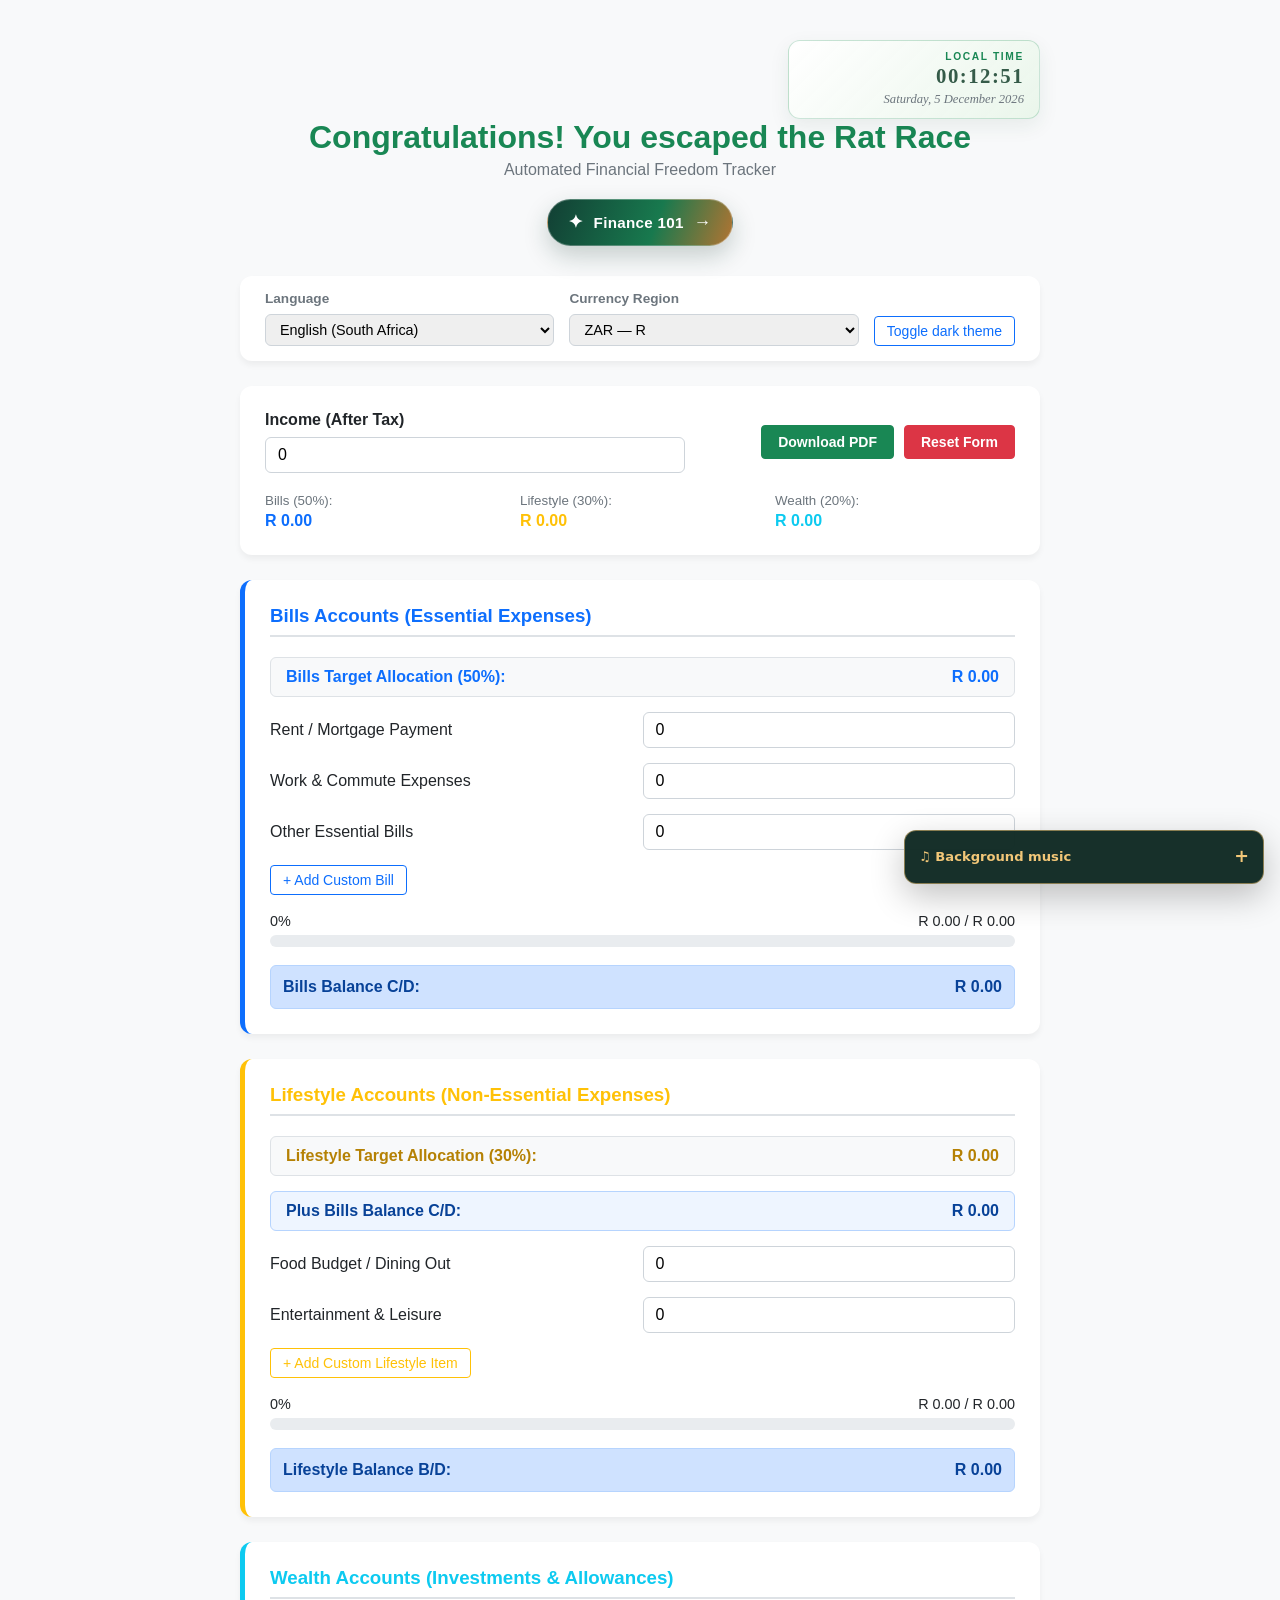
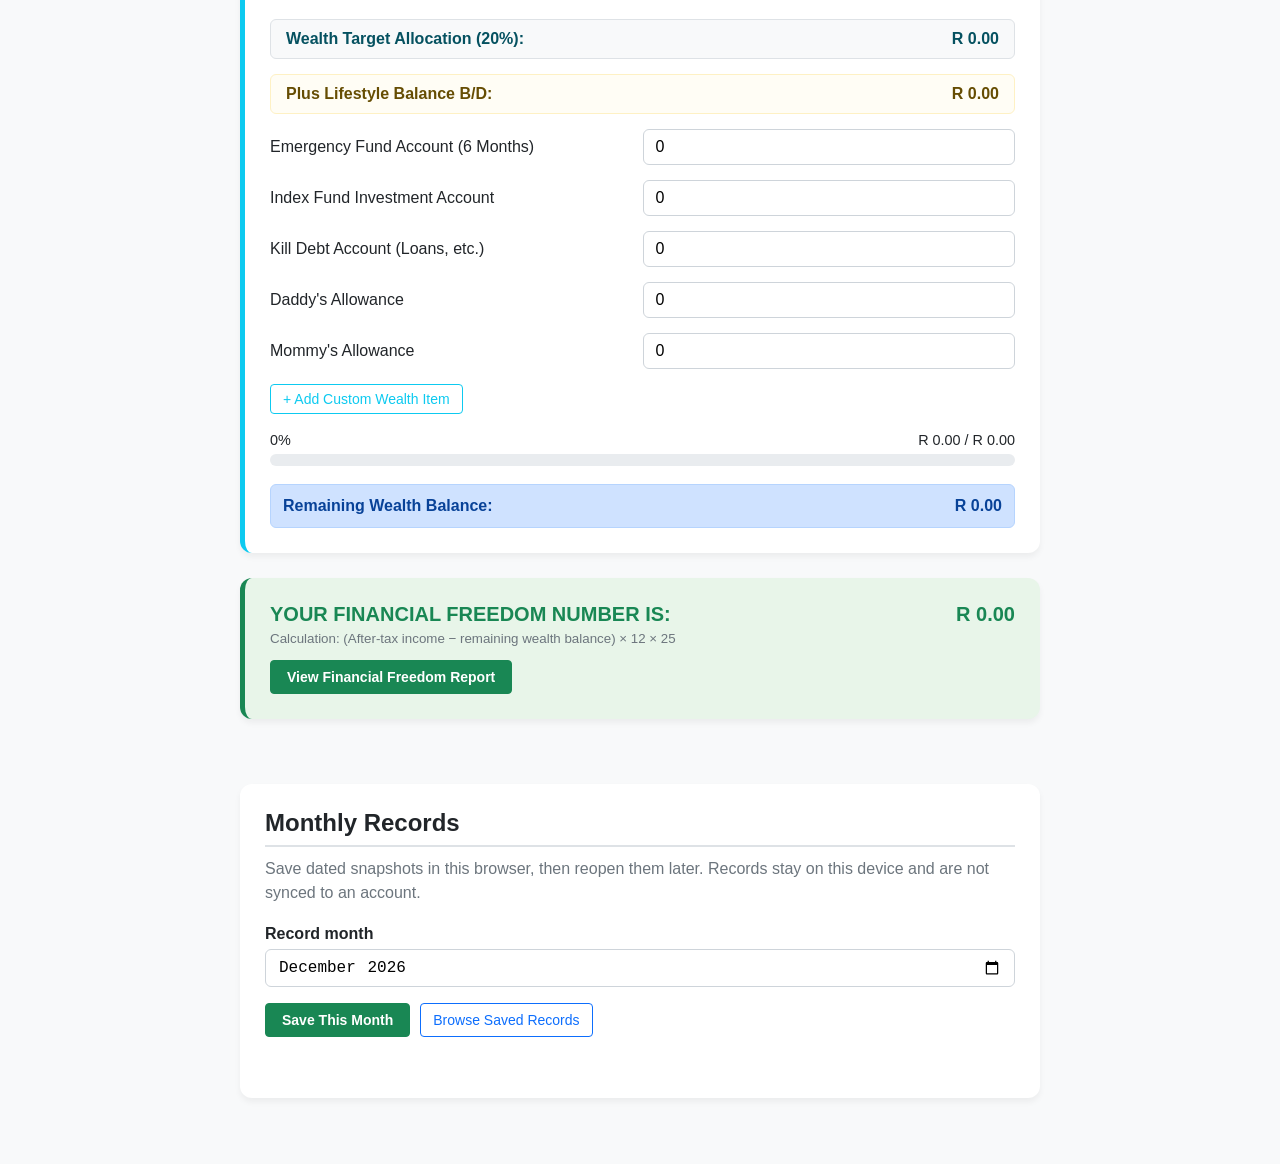
<file: index.html>
<!DOCTYPE html>
<html lang="en-ZA">
<head>
  <meta charset="UTF-8">
  <meta name="viewport" content="width=device-width, initial-scale=1.0">
  <title>Escaping the Rat Race - Universal Rolling Budget Tracker</title>
  <meta name="theme-color" content="#10382f">
  <link rel="icon" type="image/svg+xml" href="./icon.svg">
  <link rel="apple-touch-icon" sizes="180x180" href="./apple-touch-icon.png">
  <link rel="manifest" href="./site.webmanifest">
  <link rel="stylesheet" href="./music-player.css">
  <style>
    body { font-family: -apple-system, BlinkMacSystemFont, "Segoe UI", Roboto, Helvetica, Arial, sans-serif; background-color: #f8f9fa; color: #212529; margin: 0; padding: 20px; }
    .container { max-width: 800px; margin: 0 auto; padding: 20px; }
    .text-center { position: relative; text-align: center; margin-bottom: 30px; padding-top: 58px; }
    .current-datetime {
      position: absolute;
      top: 0;
      right: 0;
      min-width: 220px;
      padding: 10px 15px 11px;
      border: 1px solid rgba(25, 135, 84, 0.22);
      border-radius: 12px;
      background: linear-gradient(135deg, rgba(255,255,255,0.96), rgba(232,245,233,0.9));
      box-shadow: 0 7px 20px rgba(25, 80, 55, 0.08);
      color: #355b49;
      text-align: right;
      font-variant-numeric: tabular-nums;
    }
    .current-datetime-label {
      display: block;
      margin-bottom: 2px;
      color: #198754;
      font-size: 0.64rem;
      font-weight: 800;
      letter-spacing: 0.16em;
      text-transform: uppercase;
    }
    .current-datetime-time {
      display: block;
      font-family: Georgia, "Times New Roman", serif;
      font-size: 1.3rem;
      font-weight: 700;
      letter-spacing: 0.07em;
      line-height: 1.2;
    }
    .current-datetime-date {
      display: block;
      margin-top: 3px;
      color: #6c757d;
      font-family: Georgia, "Times New Roman", serif;
      font-size: 0.79rem;
      font-style: italic;
    }
    .text-success { color: #198754; }
    .card { background: #ffffff; padding: 25px; border-radius: 12px; box-shadow: 0 4px 6px rgba(0,0,0,0.05); margin-bottom: 25px; }
    .border-bills { border-left: 5px solid #0d6efd; }
    .border-lifestyle { border-left: 5px solid #ffc107; }
    .border-wealth { border-left: 5px solid #0dcaf0; }
    .border-freedom { border-left: 5px solid #198754; background-color: #e8f5e9; }
    .row { display: flex; flex-wrap: wrap; margin-bottom: 15px; align-items: center; }
    .col { flex: 1; min-width: 250px; }
    .form-label { font-weight: bold; display: block; margin-bottom: 8px; }
    .form-control { width: 100%; padding: 8px 12px; border: 1px solid #ced4da; border-radius: 6px; box-sizing: border-box; font-size: 1rem; }
    .display-row { background: #f8f9fa; border: 1px solid #dee2e6; border-radius: 6px; padding: 10px 15px; margin-bottom: 15px; display: flex; justify-content: space-between; font-weight: bold; }
    .alert { padding: 12px; border-radius: 6px; font-weight: bold; display: flex; justify-content: space-between; margin-top: 15px; border: 1px solid transparent; transition: all 0.2s ease; }
    
    .balance-positive { background-color: #cfe2ff; color: #084298; border-color: #b6d4fe; }
    .balance-negative { background-color: #f8d7da; color: #842029; border-color: #f5c2c7; }
    
    .btn { padding: 6px 12px; border-radius: 4px; cursor: pointer; font-weight: 500; font-size: 0.875rem; background: transparent; transition: all 0.2s; }
    .btn-outline-primary { border: 1px solid #0d6efd; color: #0d6efd; }
    .btn-outline-primary:hover { background: #0d6efd; color: #fff; }
    .btn-outline-warning { border: 1px solid #ffc107; color: #ffc107; }
    .btn-outline-warning:hover { background: #ffc107; color: #212529; }
    .btn-outline-info { border: 1px solid #0dcaf0; color: #0dcaf0; }
    .btn-outline-info:hover { background: #0dcaf0; color: #212529; }
    .btn-outline-danger { border: 1px solid #dc3545; color: #dc3545; padding: 4px 8px; }
    .btn-outline-danger:hover { background: #dc3545; color: #fff; }
    .btn-danger { background-color: #dc3545; color: white; border: 1px solid #dc3545; padding: 8px 16px; font-weight: bold; margin-left: 5px; }
    .btn-danger:hover { background-color: #bb2d3b; border-color: #b02a37; }
    .btn-success { background-color: #198754; color: white; border: 1px solid #198754; padding: 8px 16px; font-weight: bold; }
    .btn-success:hover { background-color: #157347; border-color: #146c43; }
    .section-title { margin-top: 0; margin-bottom: 20px; padding-bottom: 8px; border-bottom: 2px solid #dee2e6; }
    .dynamic-row { display: flex; gap: 10px; margin-bottom: 10px; align-items: center; width: 100%; }

    body.dark-theme { background-color: #121820; color: #e2e8f0; color-scheme: dark; }
    .dark-theme .card { background-color: #1e2935; box-shadow: 0 4px 10px rgba(0,0,0,0.3); }
    .dark-theme .text-success,
    .dark-theme #lblFreedomTitle { color: #75d69c !important; }
    .dark-theme .form-label,
    .dark-theme label { color: #e2e8f0 !important; }
    .dark-theme .form-control { background-color: #111923; color: #e2e8f0; border-color: #526170; }
    .dark-theme .form-control::placeholder { color: #aab6c2; }
    .dark-theme .display-row { background-color: #263443; border-color: #526170; }
    .dark-theme .alert.balance-positive { background-color: #1e3a5f; color: #d7e8ff; border-color: #315a83; }
    .dark-theme .alert.balance-negative { background-color: #542b32; color: #ffe0e4; border-color: #87434d; }
    .dark-theme .border-freedom { background-color: #17352b; }
    .dark-theme .section-title { border-bottom-color: #526170; }
    .dark-theme .current-datetime {
      border-color: rgba(117, 214, 156, 0.28);
      background: linear-gradient(135deg, #1e2935, #203b32);
      color: #e2e8f0;
      box-shadow: 0 7px 20px rgba(0,0,0,0.22);
    }
    .dark-theme .current-datetime-label { color: #75d69c; }
    .dark-theme .current-datetime-date { color: #bdc8d3; }
    .dark-theme .btn-outline-primary,
    .dark-theme .btn-outline-warning,
    .dark-theme .btn-outline-info { filter: brightness(1.35); }
    .finance-101-link {
      display: inline-flex;
      align-items: center;
      gap: 10px;
      margin-top: 20px;
      padding: 12px 20px;
      border: 1px solid rgba(255,255,255,0.28);
      border-radius: 999px;
      background: linear-gradient(110deg, #123f34, #18794e 58%, #b27432);
      box-shadow: 0 10px 24px rgba(16, 56, 47, 0.22);
      color: #fff;
      font-size: 0.95rem;
      font-weight: 800;
      letter-spacing: 0.02em;
      text-decoration: none;
      transition: transform 0.2s ease, box-shadow 0.2s ease;
    }
    .finance-101-link:hover { transform: translateY(-2px); box-shadow: 0 14px 28px rgba(16, 56, 47, 0.3); }
    .finance-101-link:focus-visible { outline: 3px solid #d59a50; outline-offset: 3px; }
    .finance-101-link span { font-size: 1.1rem; }
    .category-progress { margin: 18px 0; }
    .progress-summary { display: flex; justify-content: space-between; gap: 12px; margin-bottom: 6px; font-size: 0.9rem; font-variant-numeric: tabular-nums; }
    .progress-track { height: 12px; overflow: hidden; background: #e9ecef; border-radius: 999px; }
    .progress-fill { width: 0; height: 100%; border-radius: inherit; transition: width 0.25s ease, background-color 0.25s ease; }
    .progress-fill.progress-bills { background-color: #0d6efd; }
    .progress-fill.progress-lifestyle { background-color: #d39e00; }
    .progress-fill.progress-wealth { background-color: #0aa2c0; }
    .progress-fill.near-limit { background-color: #fd7e14; }
    .progress-fill.over-limit { background-color: #dc3545; }
    .dark-theme .progress-track { background-color: #394858; }
    html[dir="rtl"] .progress-track { direction: rtl; }
    .report-dialog {
      width: min(940px, calc(100% - 32px));
      max-width: 940px;
      max-height: calc(100vh - 32px);
      overflow: auto;
      border: 0;
      border-radius: 12px;
      padding: 24px;
      color: #212529;
      background: #fff;
      box-shadow: 0 16px 48px rgba(0,0,0,0.28);
    }
    .report-dialog::backdrop { background: rgba(15, 23, 42, 0.72); }
    .dark-theme .report-dialog { color: #e2e8f0; background: #1e2935; }
    .records-dialog {
      width: min(620px, calc(100% - 32px));
      max-width: 620px;
    }
    .records-actions { display: flex; flex-wrap: wrap; gap: 10px; margin-top: 16px; }
    .records-status { min-height: 1.5em; margin: 12px 0 0; font-weight: 600; }
    .records-dialog .report-section { margin-top: 16px; }
    .records-dialog .report-input-grid { margin-top: 14px; }
    .report-header { display: flex; justify-content: space-between; gap: 16px; align-items: flex-start; }
    .report-header h2 { margin: 0 0 8px; }
    .report-notice { margin: 0 0 20px; color: #6c757d; line-height: 1.5; }
    .dark-theme .report-notice { color: #bdc8d3; }
    .report-section { border-top: 1px solid #dee2e6; padding-top: 18px; margin-top: 20px; }
    .dark-theme .report-section { border-top-color: #526170; }
    .report-input-grid { display: grid; grid-template-columns: repeat(auto-fit, minmax(180px, 1fr)); gap: 12px; }
    .report-input-grid label { font-weight: 600; }
    .report-input-grid input { margin-top: 6px; }
    .report-scenario-inputs { margin-top: 14px; }
    .report-summary-grid, .report-scenario-grid { display: grid; grid-template-columns: repeat(auto-fit, minmax(190px, 1fr)); gap: 12px; }
    .report-metric { background: #f8f9fa; border: 1px solid #dee2e6; border-radius: 8px; padding: 12px; }
    .dark-theme .report-metric { background: #263443; border-color: #526170; }
    .report-metric strong { display: block; margin-top: 6px; font-size: 1.1rem; overflow-wrap: anywhere; }
    .report-time-to-goal {
      margin: 22px 0;
      padding: 22px;
      border: 2px solid #198754;
      border-radius: 10px;
      background: #e8f5e9;
      color: #146c43;
      font-size: clamp(1.35rem, 3.5vw, 2rem);
      font-weight: 800;
      line-height: 1.35;
      text-align: center;
    }
    .dark-theme .report-time-to-goal { background: #17352b; color: #75d69c; }
    .report-chart { width: 100%; min-height: 250px; margin-top: 12px; }
    .report-chart svg { display: block; width: 100%; height: auto; }
    .report-table-wrap { overflow-x: auto; }
    .report-table { width: 100%; border-collapse: collapse; font-variant-numeric: tabular-nums; }
    .report-table th, .report-table td { padding: 9px; text-align: left; border-bottom: 1px solid #dee2e6; }
    .dark-theme .report-table th, .dark-theme .report-table td { border-bottom-color: #526170; }
    .dark-theme .report-chart svg text { fill: #e2e8f0 !important; }
    .report-error { color: #b02a37; font-weight: 600; }
    .report-actions { display: flex; flex-wrap: wrap; gap: 10px; margin-top: 20px; }
    .report-fund-list { padding-left: 22px; }
    .report-fund-list li { margin: 8px 0; }
    @media (prefers-reduced-motion: reduce) {
      .progress-fill { transition: none; }
    }
    @media (max-width: 560px) {
      .text-center { padding-top: 72px; }
      .current-datetime { right: 50%; min-width: 0; padding: 7px 11px; transform: translateX(50%); }
      .current-datetime-time { font-size: 1.1rem; }
      .current-datetime-date { font-size: 0.73rem; }
    }
    @media print {
      body { background-color: #fff; padding: 0; }
      .btn, .btn-danger, .btn-success, select, .no-print { display: none !important; }
      .card { box-shadow: none; border: 1px solid #dee2e6; }
      body.printing-report > .container { display: none !important; }
      body.printing-report { background: #fff; color: #212529; padding: 0; }
      body.printing-report #reportDialog {
        display: block;
        position: static;
        inset: auto;
        width: auto;
        max-width: none;
        max-height: none;
        overflow: visible;
        margin: 0;
        padding: 0;
        border: 0;
        border-radius: 0;
        box-shadow: none;
        color: #212529;
        background: #fff;
      }
      body.printing-report #reportDialog::backdrop { display: none; }
      body.printing-report .report-metric { break-inside: avoid; }
      body.printing-report .report-chart svg text { fill: #212529 !important; }
    }
  </style>
</head>
<body>

  <div class="container">
    <div class="text-center">
      <div class="current-datetime" role="group" aria-label="Current local date and time">
        <span id="dateTimeLabel" class="current-datetime-label">Local time</span>
        <time id="currentTime" class="current-datetime-time"></time>
        <time id="currentDate" class="current-datetime-date"></time>
      </div>
      <h1 id="mainTitle" class="text-success" style="font-weight: 800; margin-bottom: 5px;">Congratulations! You escaped the Rat Race</h1>
      <p id="subTitle" style="color: #6c757d; margin: 0;">Automated Financial Freedom Tracker</p>
      <a class="finance-101-link" href="./finance-101.html" aria-label="Explore Finance 101: your financial literacy field guide">
        <span aria-hidden="true">✦</span> Finance 101 <span aria-hidden="true">→</span>
      </a>
    </div>

    <!-- GLOBAL LOCALIZATION DROPDOWNS -->
    <div class="card no-print" style="padding: 15px 25px;">
      <div style="display: flex; gap: 15px; flex-wrap: wrap;">
        <div style="flex: 1; min-width: 220px;">
          <label id="lblLanguage" class="form-label" style="font-size: 0.85rem; color: #6c757d;">Language / Taal / Izilimi</label>
          <select id="langSelector" class="form-control" onchange="changeLanguage()" style="padding: 6px 10px; font-size: 0.9rem;">
            <!-- South African Official Languages -->
            <option value="en-ZA">English (South Africa)</option>
            <option value="en-ZM">English (Zambia)</option>
            <option value="af">Afrikaans</option>
            <option value="zu">isiZulu</option>
            <option value="xh">isiXhosa</option>
            <option value="st">Sesotho</option>
            <!-- Major Global Languages -->
            <option value="en-US">English (United States)</option>
            <option value="en-GB">English (United Kingdom)</option>
            <option value="en-CA">English (Canada)</option>
            <option value="es">Español (Spanish)</option>
            <option value="fr">Français (French)</option>
            <option value="de">Deutsch (German)</option>
            <option value="zh">中文 (Chinese)</option>
            <option value="hi">हिन्दी (Hindi)</option>
            <option value="ar">العربية (Arabic)</option>
            <option value="pt">Português (Portuguese)</option>
            <option value="ru">Русский (Russian)</option>
            <option value="ja">日本語 (Japanese)</option>
          </select>
        </div>
        <div style="flex: 1; min-width: 220px;">
          <label id="lblCurrencyRegion" class="form-label" style="font-size: 0.85rem; color: #6c757d;">Currency Region</label>
          <select id="currencySelector" class="form-control" onchange="calculateBudget()" style="padding: 6px 10px; font-size: 0.9rem;">
            <!-- Primary and Global Currencies -->
            <option value="ZAR">ZAR — R</option>
            <option value="ZMW">ZMW — ZK</option>
            <option value="USD">USD — $</option>
            <option value="EUR">EUR — €</option>
            <option value="GBP">GBP — £</option>
            <!-- Extended African & Global Options -->
            <option value="BWP">BWP — P</option>
            <option value="NAD">NAD — $</option>
            <option value="NGN">NGN — ₦</option>
            <option value="KES">KES — KSh</option>
            <option value="JPY">JPY — ¥</option>
            <option value="CNY">CNY — ¥</option>
            <option value="INR">INR — ₹</option>
            <option value="AUD">AUD — $</option>
            <option value="CAD">CAD — $</option>
            <option value="BRL">BRL — R$</option>
            <option value="RUB">RUB — ₽</option>
          </select>
        </div>
        <div style="display: flex; align-items: flex-end;">
          <button id="btnTheme" class="btn btn-outline-primary" type="button" onclick="toggleTheme()" aria-pressed="false">Toggle dark theme</button>
        </div>
      </div>
    </div>

    <!-- MAIN INCOME INPUT -->
    <div class="card">
      <div class="row" style="margin-bottom: 20px;">
        <div style="flex: 2; min-width: 200px; margin-right: 15px;">
          <label id="lblIncome" class="form-label">Income (After Tax)</label>
          <input type="number" id="income" class="form-control" value="0" oninput="calculateBudget()">
        </div>
        <div style="flex: 1.5; min-width: 220px; display: flex; align-items: flex-end; justify-content: flex-end; gap: 5px;">
          <button id="btnPrint" class="btn btn-success" onclick="window.print()">Download PDF</button>
          <button id="btnReset" class="btn btn-danger" onclick="resetForm()">Reset Form</button>
        </div>
      </div>

      <!-- Summary Targets Display -->
      <div style="display: flex; gap: 15px; flex-wrap: wrap;">
        <div style="flex: 1; min-width: 150px;" class="target-box">
          <small id="lblOverviewBills" style="color: #6c757d; display: block; margin-bottom: 4px;">Bills (50%):</small>
          <span id="overviewBills" style="color: #0d6efd; font-weight: bold;">0.00</span>
        </div>
        <div style="flex: 1; min-width: 150px;" class="target-box">
          <small id="lblOverviewLifestyle" style="color: #6c757d; display: block; margin-bottom: 4px;">Lifestyle (30%):</small>
          <span id="overviewLifestyle" style="color: #ffc107; font-weight: bold;">0.00</span>
        </div>
        <div style="flex: 1; min-width: 150px;" class="target-box">
          <small id="lblOverviewWealth" style="color: #6c757d; display: block; margin-bottom: 4px;">Wealth (20%):</small>
          <span id="overviewWealth" style="color: #0dcaf0; font-weight: bold;">0.00</span>
        </div>
      </div>
    </div>

    <!-- BILLS ACCOUNTS -->
    <div class="card border-bills">
      <h3 id="titleBills" class="section-title" style="color: #0d6efd;">Bills Accounts (Essential Expenses)</h3>
      <div class="display-row" style="color: #0d6efd;">
        <span id="lblTargetBills">Bills Target Allocation (50%):</span>
        <span id="targetBills">0.00</span>
      </div>
      <div class="row">
        <div class="col"><label id="lblRent">Rent / Mortgage Payment</label></div>
        <div class="col"><input type="number" id="rent" class="form-control expense-bills" value="0" oninput="calculateBudget()"></div>
      </div>
      <div class="row">
        <div class="col"><label id="lblWork">Work & Commute Expenses</label></div>
        <div class="col"><input type="number" id="workExpenses" class="form-control expense-bills" value="0" oninput="calculateBudget()"></div>
      </div>
      <div class="row">
        <div class="col"><label id="lblOtherBills">Other Essential Bills</label></div>
        <div class="col"><input type="number" id="otherBills" class="form-control expense-bills" value="0" oninput="calculateBudget()"></div>
      </div>
      <div id="bills-dynamic-container" style="margin-bottom: 15px;"></div>
      <div>
        <button id="btnAddBill" class="btn btn-outline-primary" onclick="addNewRow('bills-dynamic-container', 'expense-bills')">+ Add Custom Bill</button>
      </div>
      <div class="category-progress">
        <div class="progress-summary">
          <span id="billsProgressPercent">0%</span>
          <span id="billsProgressAmount"></span>
        </div>
        <div id="billsProgress" class="progress-track" role="progressbar" aria-labelledby="titleBills" aria-valuemin="0" aria-valuemax="100" aria-valuenow="0" aria-valuetext="0%">
          <div id="billsProgressFill" class="progress-fill progress-bills"></div>
        </div>
      </div>
        <div id="billsAlertBox" class="alert balance-positive">
        <span id="lblBillsBalText">Bills Balance C/D:</span>
        <span id="billsBalance">0.00</span>
      </div>
    </div>

    <!-- LIFESTYLE ACCOUNTS -->
    <div class="card border-lifestyle">
      <h3 id="titleLifestyle" class="section-title" style="color: #ffc107;">Lifestyle Accounts (Non-Essential Expenses)</h3>
      
      <div class="display-row" style="color: #b58104;">
        <span id="lblTargetLifestyle">Lifestyle Target Allocation (30%):</span>
        <span id="targetLifestyle">0.00</span>
      </div>

      <div class="display-row" style="color: #084298; background: #eef5ff; border-color: #b6d4fe;">
        <span id="lblRolledBills">Plus Bills Balance C/D:</span>
        <span id="rolledBillsBalance">0.00</span>
      </div>

      <div class="row">
        <div class="col"><label id="lblFood">Food Budget / Dining Out</label></div>
        <div class="col"><input type="number" id="food" class="form-control expense-lifestyle" value="0" oninput="calculateBudget()"></div>
      </div>
      <div class="row">
        <div class="col"><label id="lblLeisure">Entertainment & Leisure</label></div>
        <div class="col"><input type="number" id="leisure" class="form-control expense-lifestyle" value="0" oninput="calculateBudget()"></div>
      </div>

      <div id="lifestyle-dynamic-container" style="margin-bottom: 15px;"></div>

      <div>
        <button id="btnAddLifestyle" class="btn btn-outline-warning" onclick="addNewRow('lifestyle-dynamic-container', 'expense-lifestyle')">+ Add Custom Lifestyle Item</button>
      </div>
      <div class="category-progress">
        <div class="progress-summary">
          <span id="lifestyleProgressPercent">0%</span>
          <span id="lifestyleProgressAmount"></span>
        </div>
        <div id="lifestyleProgress" class="progress-track" role="progressbar" aria-labelledby="titleLifestyle" aria-valuemin="0" aria-valuemax="100" aria-valuenow="0" aria-valuetext="0%">
          <div id="lifestyleProgressFill" class="progress-fill progress-lifestyle"></div>
        </div>
      </div>

      <div id="lifestyleAlertBox" class="alert balance-positive">
        <span id="lblLifestyleBalText">Lifestyle Balance B/D:</span>
        <span id="lifestyleBalance">0.00</span>
      </div>
    </div>

    <!-- WEALTH ACCOUNTS -->
    <div class="card border-wealth">
      <h3 id="titleWealth" class="section-title" style="color: #0dcaf0;">Wealth Accounts (Investments & Allowances)</h3>
      
      <div class="display-row" style="color: #055160;">
        <span id="lblTargetWealth">Wealth Target Allocation (20%):</span>
        <span id="targetWealth">0.00</span>
      </div>

      <div class="display-row" style="color: #664d03; background: #fffdf5; border-color: #fef1c4;">
        <span id="lblRolledLifestyle">Plus Lifestyle Balance B/D:</span>
        <span id="rolledLifestyleBalance">0.00</span>
      </div>

      <div class="row">
        <div class="col"><label id="lblEmergency">Emergency Fund Account (6 Months)</label></div>
        <div class="col"><input type="number" id="emergencyFund" class="form-control expense-wealth" value="0" oninput="calculateBudget()"></div>
      </div>
      <div class="row">
        <div class="col"><label id="lblIndex">Index Fund Investment Account</label></div>
        <div class="col"><input type="number" id="indexFund" class="form-control expense-wealth" value="0" oninput="calculateBudget()"></div>
      </div>
      <div class="row">
        <div class="col"><label id="lblDebt">Kill Debt Account (Loans, etc.)</label></div>
        <div class="col"><input type="number" id="killDebt" class="form-control expense-wealth" value="0" oninput="calculateBudget()"></div>
      </div>
      <div class="row">
        <div class="col"><label id="lblDaddyAllowance">Daddy's Allowance</label></div>
        <div class="col"><input type="number" id="daddyAllowance" class="form-control expense-wealth" value="0" oninput="calculateBudget()"></div>
      </div>
      <div class="row">
        <div class="col"><label id="lblMommyAllowance">Mommy's Allowance</label></div>
        <div class="col"><input type="number" id="mommyAllowance" class="form-control expense-wealth" value="0" oninput="calculateBudget()"></div>
      </div>

      <div id="wealth-dynamic-container" style="margin-bottom: 15px;"></div>

      <div>
        <button id="btnAddWealth" class="btn btn-outline-info" onclick="addNewRow('wealth-dynamic-container', 'expense-wealth')">+ Add Custom Wealth Item</button>
      </div>
      <div class="category-progress">
        <div class="progress-summary">
          <span id="wealthProgressPercent">0%</span>
          <span id="wealthProgressAmount"></span>
        </div>
        <div id="wealthProgress" class="progress-track" role="progressbar" aria-labelledby="titleWealth" aria-valuemin="0" aria-valuemax="100" aria-valuenow="0" aria-valuetext="0%">
          <div id="wealthProgressFill" class="progress-fill progress-wealth"></div>
        </div>
      </div>

      <div id="wealthAlertBox" class="alert balance-positive">
        <span id="lblWealthBalText">Remaining Wealth Balance:</span>
        <span id="wealthBalance">0.00</span>
      </div>
    </div>

    <!-- GLOBAL SCORECARD -->
    <div class="card border-freedom">
      <div style="display: flex; justify-content: space-between; align-items: center; font-weight: 800; font-size: 1.25rem;">
        <span id="lblFreedomTitle" class="text-success">YOUR FINANCIAL FREEDOM NUMBER IS:</span>
        <span id="financialFreedomNumber" class="text-success">0.00</span>
      </div>
      <small id="lblFormulaText" style="color: #6c757d; display: block; margin-top: 5px; font-weight: 500;">Calculation: (After-tax income − remaining wealth balance) × 12 × 25</small>
      <button id="btnReport" class="btn btn-success no-print" type="button" style="margin-top: 14px;" onclick="openFinancialFreedomReport()">View Financial Freedom Report</button>
    </div>

  </div> <!-- This closes your main .container div -->

  <div class="container">
    <div class="card no-print monthly-record-card">
      <h2 id="monthlyRecordsHeading" class="section-title" style="margin-bottom: 10px;">Monthly Records</h2>
      <p id="monthlyRecordsDescription" class="report-notice">Save dated snapshots in this browser, then reopen them later. Records stay on this device and are not synced to an account.</p>
      <div class="report-input-grid">
        <label for="recordMonth"><span id="recordMonthLabel">Record month</span>
          <input id="recordMonth" class="form-control" type="month" required>
        </label>
      </div>
      <div class="records-actions">
        <button id="btnSaveMonthlyRecord" class="btn btn-success" type="button" onclick="saveMonthlyRecord()">Save This Month</button>
        <button id="btnBrowseMonthlyRecords" class="btn btn-outline-primary" type="button" onclick="openMonthlyRecords()">Browse Saved Records</button>
      </div>
      <p id="monthlyRecordStatus" class="records-status" role="status" aria-live="polite"></p>
    </div>
  </div>

  <dialog id="reportDialog" class="report-dialog" aria-labelledby="reportTitle">
    <div class="report-header">
      <div>
        <h2 id="reportTitle">Financial Freedom &amp; Investment Report</h2>
        <p id="reportGeneratedAt" class="report-notice"></p>
      </div>
      <button id="btnCloseReport" class="btn btn-outline-danger no-print" type="button" aria-label="Close report" onclick="closeFinancialFreedomReport()">Close</button>
    </div>
    <p id="reportDisclaimer" class="report-notice">This report is generated entirely in your browser. It uses illustrative assumptions, not predictions or investment advice. Past performance does not guarantee future results.</p>

    <section class="report-section" aria-labelledby="reportBudgetHeading">
      <h3 id="reportBudgetHeading" data-report-label="budgetHeading">Your current budget snapshot</h3>
      <p id="reportFormulaDescription"></p>
      <div id="reportBudgetSummary" class="report-summary-grid"></div>
      <p id="reportTargetNote" class="report-notice"></p>
    </section>

    <section class="report-section" aria-labelledby="reportAssumptionsHeading">
      <h3 id="reportAssumptionsHeading" data-report-label="assumptionsHeading">Projection assumptions</h3>
      <p class="report-notice"><span id="reportCurrencyIntro">All projection amounts use</span> <strong id="reportCurrencyCode">ZAR</strong><span id="reportContributionTiming">. The monthly contribution is assumed to be invested at each month’s end.</span></p>
      <form id="reportForm">
        <div class="report-input-grid">
          <label for="reportStartingBalance"><span data-report-label="startingBalance">Starting invested balance</span>
            <input id="reportStartingBalance" class="form-control" type="number" min="0" step="any" value="0" required>
          </label>
          <label for="reportTarget"><span data-report-label="projectionTarget">Financial Freedom Number target for this projection</span>
            <input id="reportTarget" class="form-control" type="number" min="0" step="any" value="0" required>
          </label>
          <label for="reportContributionFrequency"><span data-report-label="contributionFrequency">Contribution frequency</span>
            <select id="reportContributionFrequency" class="form-control">
              <option value="monthly" data-report-label="monthlyFrequency" selected>Monthly</option>
              <option value="weekly" data-report-label="weeklyFrequency">Weekly</option>
            </select>
          </label>
          <label for="reportContributionAmount"><span id="reportContributionLabel" data-report-label="monthlyContribution">Monthly investment contribution</span>
            <input id="reportContributionAmount" class="form-control" type="number" min="0" step="any" value="0" required>
          </label>
          <label for="reportAnnualFee"><span data-report-label="annualFee">Annual fund fee (%)</span>
            <input id="reportAnnualFee" class="form-control" type="number" min="0" max="5" step="0.01" value="0.2" required>
          </label>
          <label for="reportInflation"><span data-report-label="inflation">Annual inflation assumption (%)</span>
            <input id="reportInflation" class="form-control" type="number" min="0" max="30" step="0.1" value="2.5" required>
          </label>
          <label for="reportYears"><span data-report-label="horizon">Projection horizon (years)</span>
            <input id="reportYears" class="form-control" type="number" min="1" max="80" step="1" value="30" required>
          </label>
          <label for="reportHeadlineScenario"><span data-report-label="headlineScenario">Scenario used for time-to-target result</span>
            <select id="reportHeadlineScenario" class="form-control">
              <option value="conservative" data-report-scenario="conservative">Conservative</option>
              <option value="middle" selected data-report-scenario="middle">Middle</option>
              <option value="optimistic" data-report-scenario="optimistic">Optimistic</option>
            </select>
          </label>
        </div>
        <div class="report-input-grid report-scenario-inputs">
          <label for="reportConservativeRate"><span data-report-label="conservativeReturn">Conservative gross return (% / year)</span>
            <input id="reportConservativeRate" class="form-control" type="number" min="-50" max="50" step="0.1" value="4" required>
          </label>
          <label for="reportMiddleRate"><span data-report-label="middleReturn">Middle gross return (% / year)</span>
            <input id="reportMiddleRate" class="form-control" type="number" min="-50" max="50" step="0.1" value="7" required>
          </label>
          <label for="reportOptimisticRate"><span data-report-label="optimisticReturn">Optimistic gross return (% / year)</span>
            <input id="reportOptimisticRate" class="form-control" type="number" min="-50" max="50" step="0.1" value="10" required>
          </label>
        </div>
      </form>
      <p id="reportError" class="report-error" role="alert" hidden></p>
    </section>

    <section class="report-section" aria-labelledby="reportProjectionHeading">
      <h3 id="reportProjectionHeading" data-report-label="projectionHeading">Illustrative compound-growth projection</h3>
      <p id="reportProjectionMethod" class="report-notice"></p>
      <p id="reportTimeToGoal" class="report-time-to-goal" aria-live="polite"></p>
      <p id="reportTimeScenarioNote" class="report-notice"></p>
      <div id="reportScenarioCards" class="report-scenario-grid"></div>
      <div id="reportChart" class="report-chart"></div>
      <h4 data-report-label="yearTableHeading">Year-by-year projected balances (nominal)</h4>
      <div class="report-table-wrap">
        <table class="report-table">
          <thead>
            <tr>
              <th scope="col" data-report-label="year">Year</th>
              <th scope="col" data-report-scenario="conservative">Conservative</th>
              <th scope="col" data-report-scenario="middle">Middle</th>
              <th scope="col" data-report-scenario="optimistic">Optimistic</th>
            </tr>
          </thead>
          <tbody id="reportYearTable"></tbody>
        </table>
      </div>
      <div class="report-table-wrap">
        <table class="report-table">
          <thead>
            <tr>
              <th scope="col" data-report-label="scenario">Scenario</th>
              <th scope="col" data-report-label="grossReturn">Gross return</th>
              <th scope="col" data-report-label="netReturn">Net return after fee</th>
              <th id="reportRequiredContributionHeading" scope="col" data-report-label="requiredContribution">Required monthly contribution</th>
              <th scope="col" data-report-label="projectedValue">Projected value at horizon</th>
              <th scope="col" data-report-label="todayValue">Value in today's money</th>
            </tr>
          </thead>
          <tbody id="reportScenarioTable"></tbody>
        </table>
      </div>
    </section>

    <section class="report-section" aria-labelledby="reportFundsHeading">
      <h3 id="reportFundsHeading" data-report-label="fundsHeading">Examples of low-cost index funds and ETFs</h3>
      <p id="reportFundsNote" class="report-notice">These examples track different markets and are not interchangeable recommendations. Availability, fees, tax treatment, fund structure, and currency exposure vary by country. No live fund data is loaded; verify current details with the issuer before investing.</p>
      <ul class="report-fund-list">
        <li><strong>VOO — Vanguard S&amp;P 500 ETF:</strong> large U.S. companies.</li>
        <li><strong>VTI — Vanguard Total Stock Market ETF:</strong> broad U.S. stock market.</li>
        <li><strong>VTSAX — Vanguard Total Stock Market mutual fund:</strong> broad U.S. stock market; overlaps substantially with VTI.</li>
        <li><strong>VT — Vanguard Total World Stock ETF:</strong> global stocks.</li>
        <li><strong>VXUS — Vanguard Total International Stock ETF:</strong> international stocks excluding the U.S.</li>
        <li><strong>URTH — iShares MSCI World ETF:</strong> developed-market stocks.</li>
        <li><strong>SWDA — iShares Core MSCI World UCITS ETF:</strong> developed-market stocks; exchange tickers can vary.</li>
        <li><strong>CSPX — iShares Core S&amp;P 500 UCITS ETF:</strong> U.S. S&amp;P 500 stocks.</li>
        <li><strong>10X Total World Stock Feeder Fund:</strong> global exposure; confirm current product name and terms.</li>
        <li><strong>Satrix MSCI World Feeder ETF:</strong> developed-market exposure; confirm current listing details.</li>
      </ul>
    </section>

    <div class="report-actions no-print">
      <button id="btnPrintReport" class="btn btn-success" type="button" onclick="printFinancialFreedomReport()">Print / Save as PDF</button>
      <button id="btnCloseReportFooter" class="btn btn-outline-primary" type="button" onclick="closeFinancialFreedomReport()">Close report</button>
    </div>
  </dialog>

  <dialog id="recordsDialog" class="report-dialog records-dialog" aria-labelledby="recordsDialogTitle">
    <div class="report-header">
      <div>
        <h2 id="recordsDialogTitle">Saved Monthly Records</h2>
        <p id="recordsDialogDescription" class="report-notice">Choose a month to review or load a saved budget snapshot.</p>
      </div>
      <button id="btnCloseRecords" class="btn btn-outline-danger no-print" type="button" onclick="closeMonthlyRecords()">Close</button>
    </div>
    <label for="savedRecordMonth"><span id="savedRecordMonthLabel">Saved month</span>
      <select id="savedRecordMonth" class="form-control"></select>
    </label>
    <p id="savedRecordSummary" class="report-notice" style="margin-top: 12px;"></p>
    <div class="records-actions no-print">
      <button id="btnLoadMonthlyRecord" class="btn btn-success" type="button" onclick="loadSelectedMonthlyRecord()">Load This Record</button>
      <button id="btnExportMonthlyRecords" class="btn btn-outline-primary" type="button" onclick="exportMonthlyRecords()">Export Backup</button>
      <label id="btnImportMonthlyRecords" class="btn btn-outline-primary" for="monthlyRecordsImportFile">Import Backup</label>
      <input id="monthlyRecordsImportFile" type="file" accept="application/json,.json" hidden onchange="importMonthlyRecords(event)">
    </div>
    <p id="recordsDialogStatus" class="records-status" role="status" aria-live="polite"></p>
  </dialog>

  <details class="background-music-player">
    <summary>♫ Background music</summary>
    <label for="backgroundMusicTrack">Choose a song</label>
    <select id="backgroundMusicTrack" aria-label="Choose a song"></select>
    <div class="background-music-controls">
      <button id="backgroundMusicToggle" type="button" aria-pressed="false">Play</button>
      <label data-volume-label for="backgroundMusicVolume">Volume</label>
      <input id="backgroundMusicVolume" type="range" min="0" max="1" step="0.01" value="0.35" aria-label="Volume">
    </div>
    <audio id="backgroundMusic" preload="none"></audio>
    <p class="background-music-status" role="status" aria-live="polite">Playback starts when you press play.</p>
  </details>

  <script src="app_v2.js?v=20261101-international-overrides"></script>
  <script src="./music-player.js?v=20261101-player"></script>
</body>
</html>
</file>
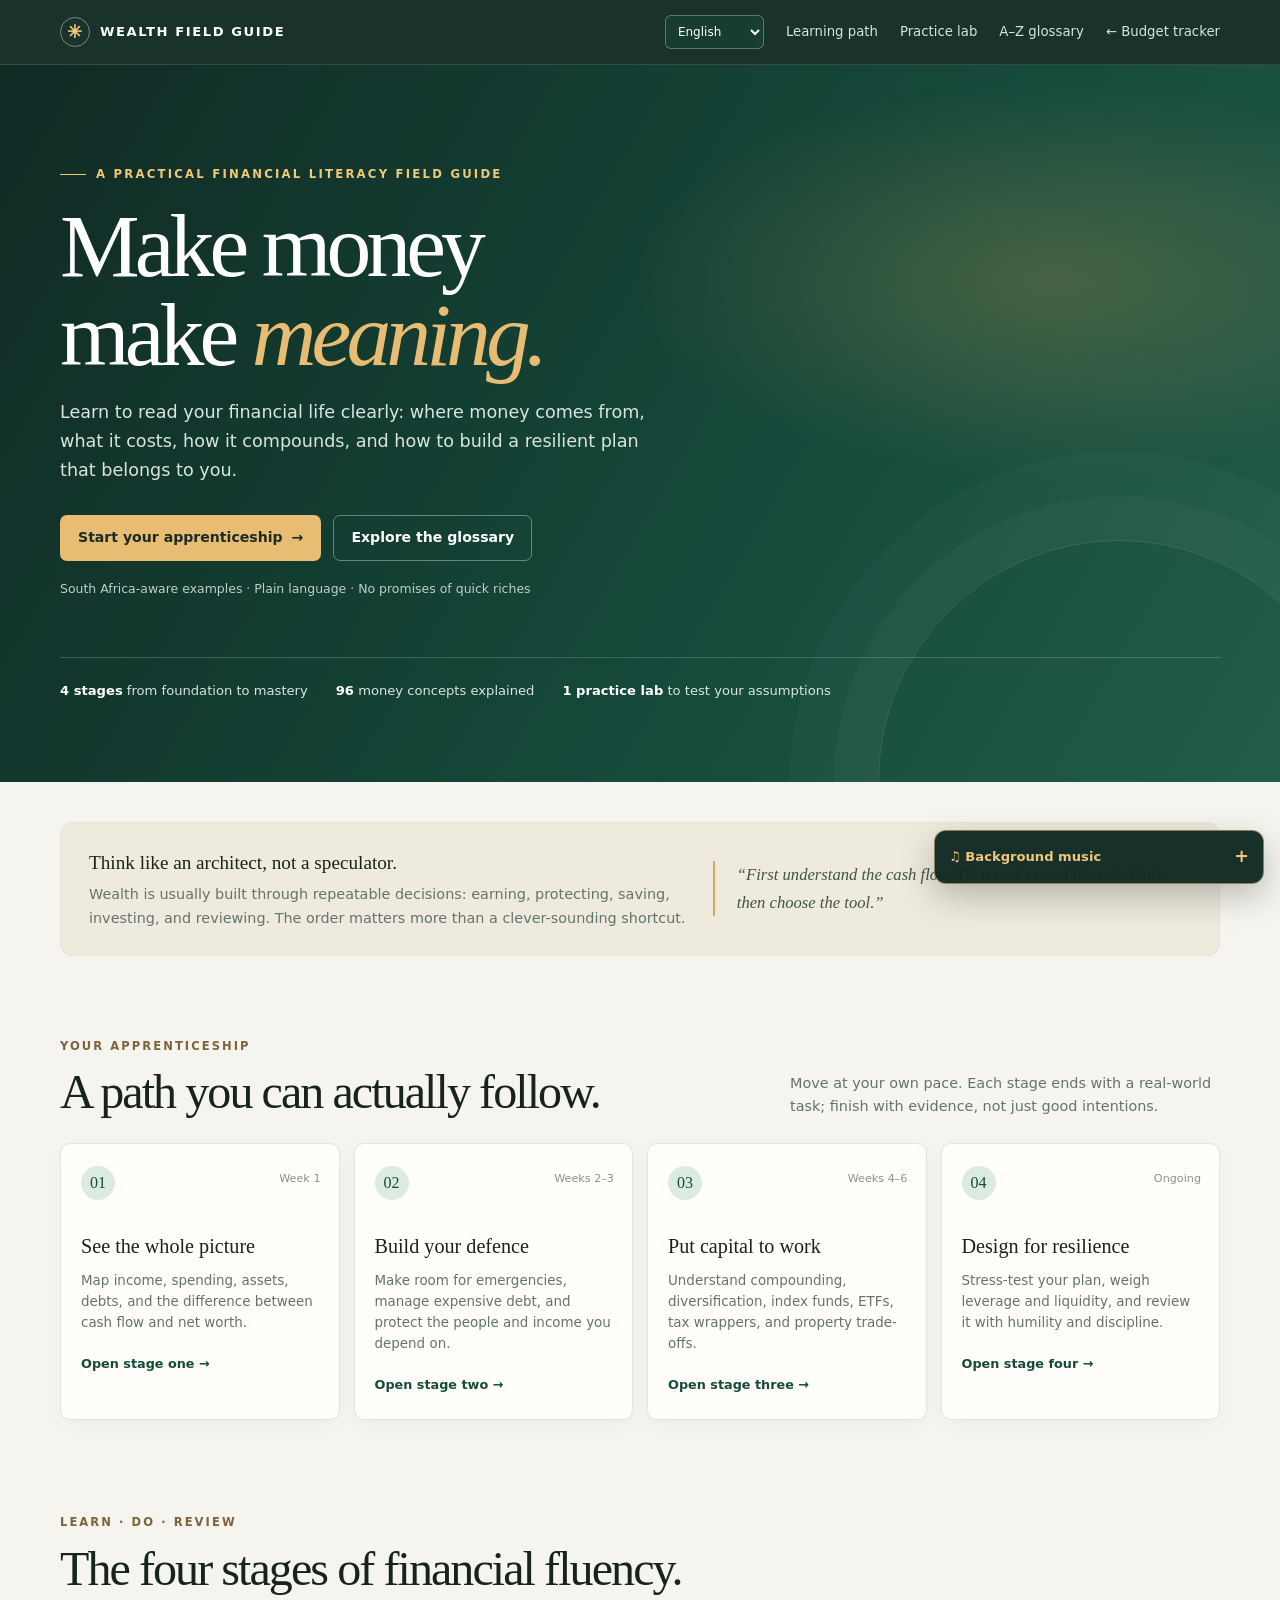
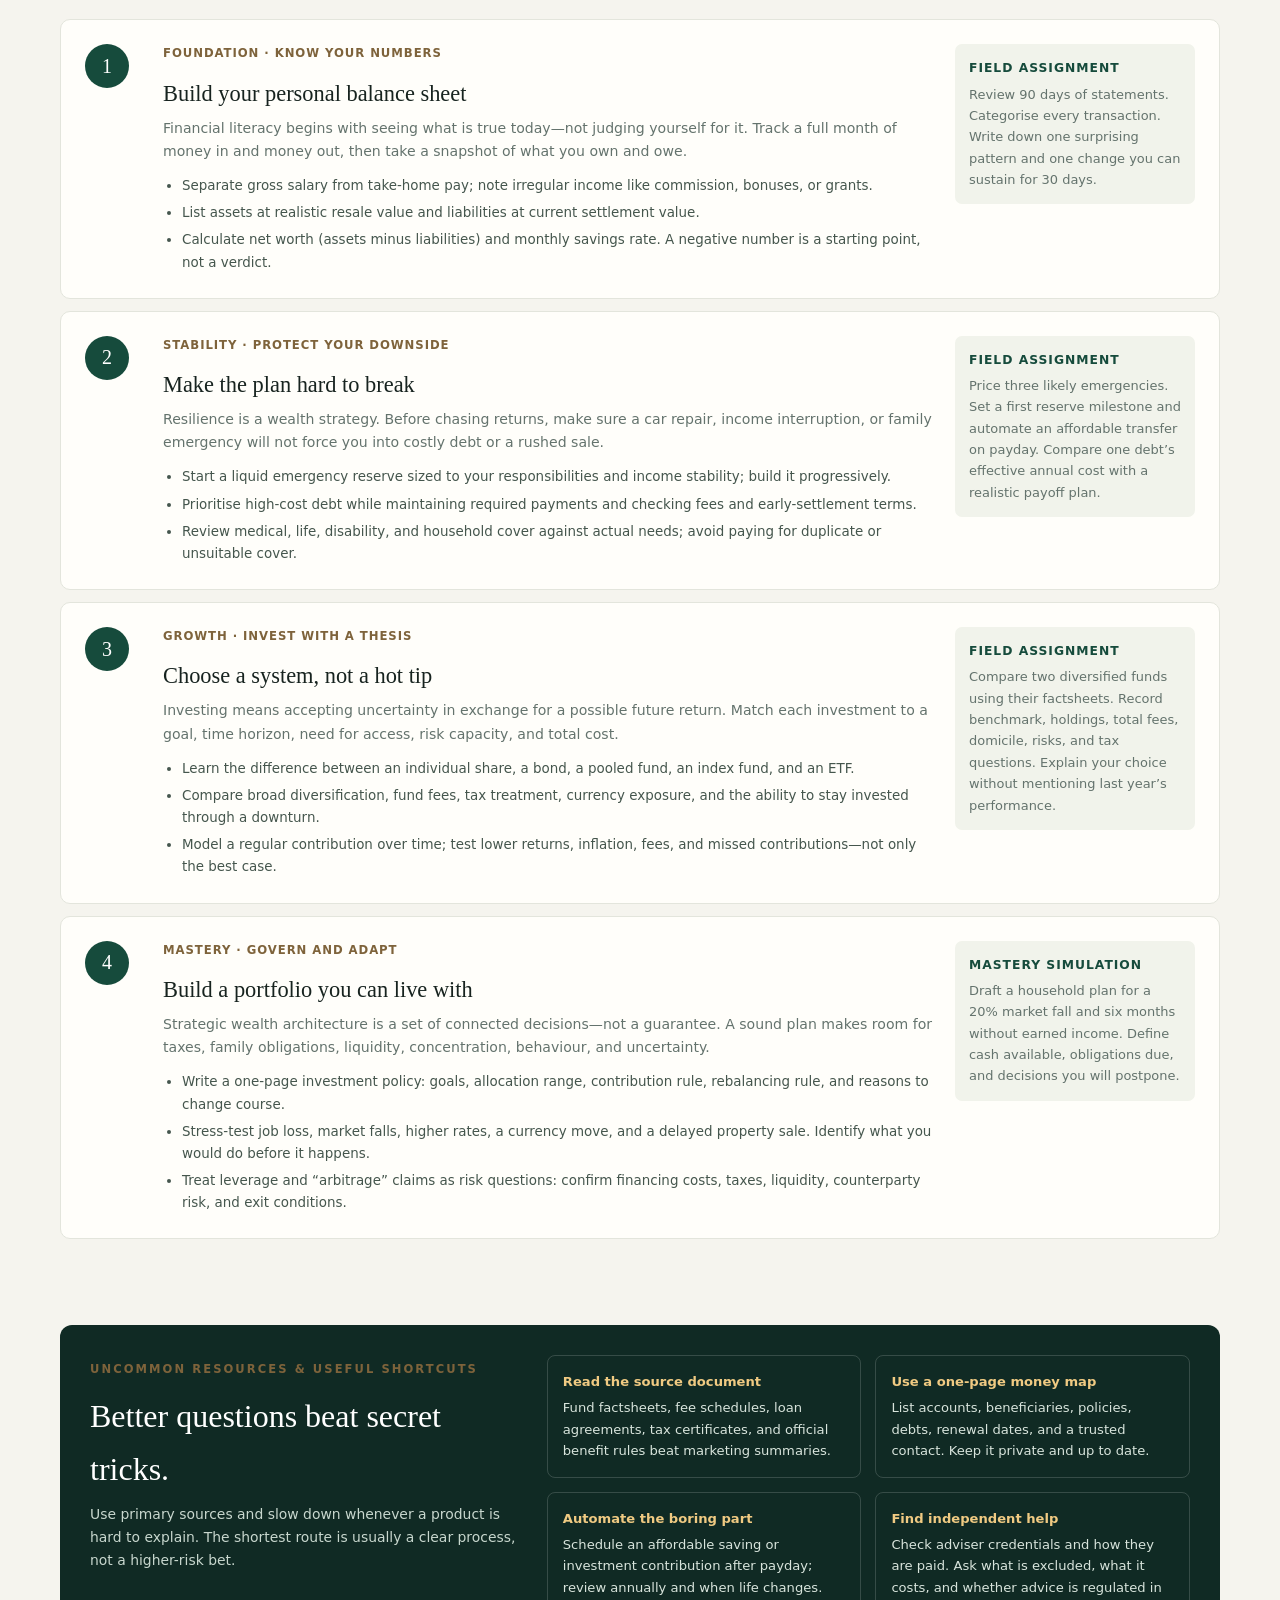
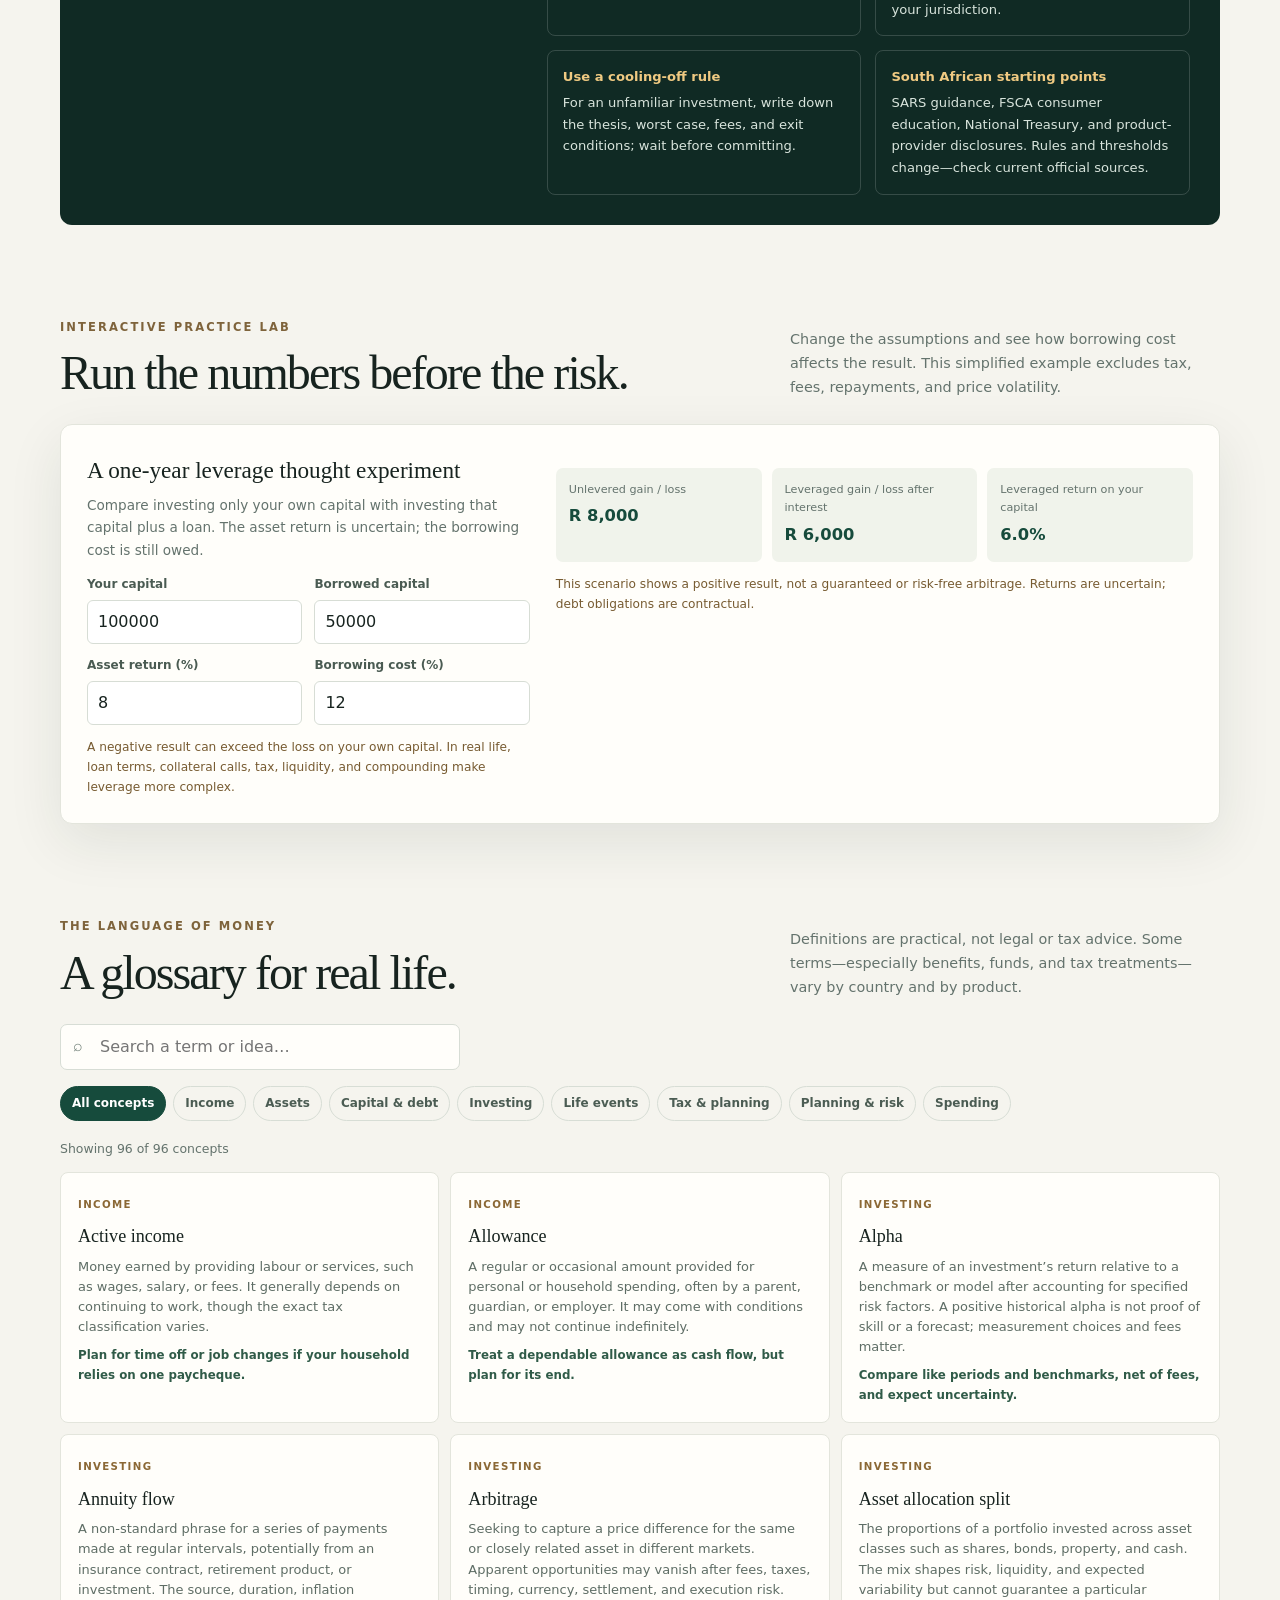
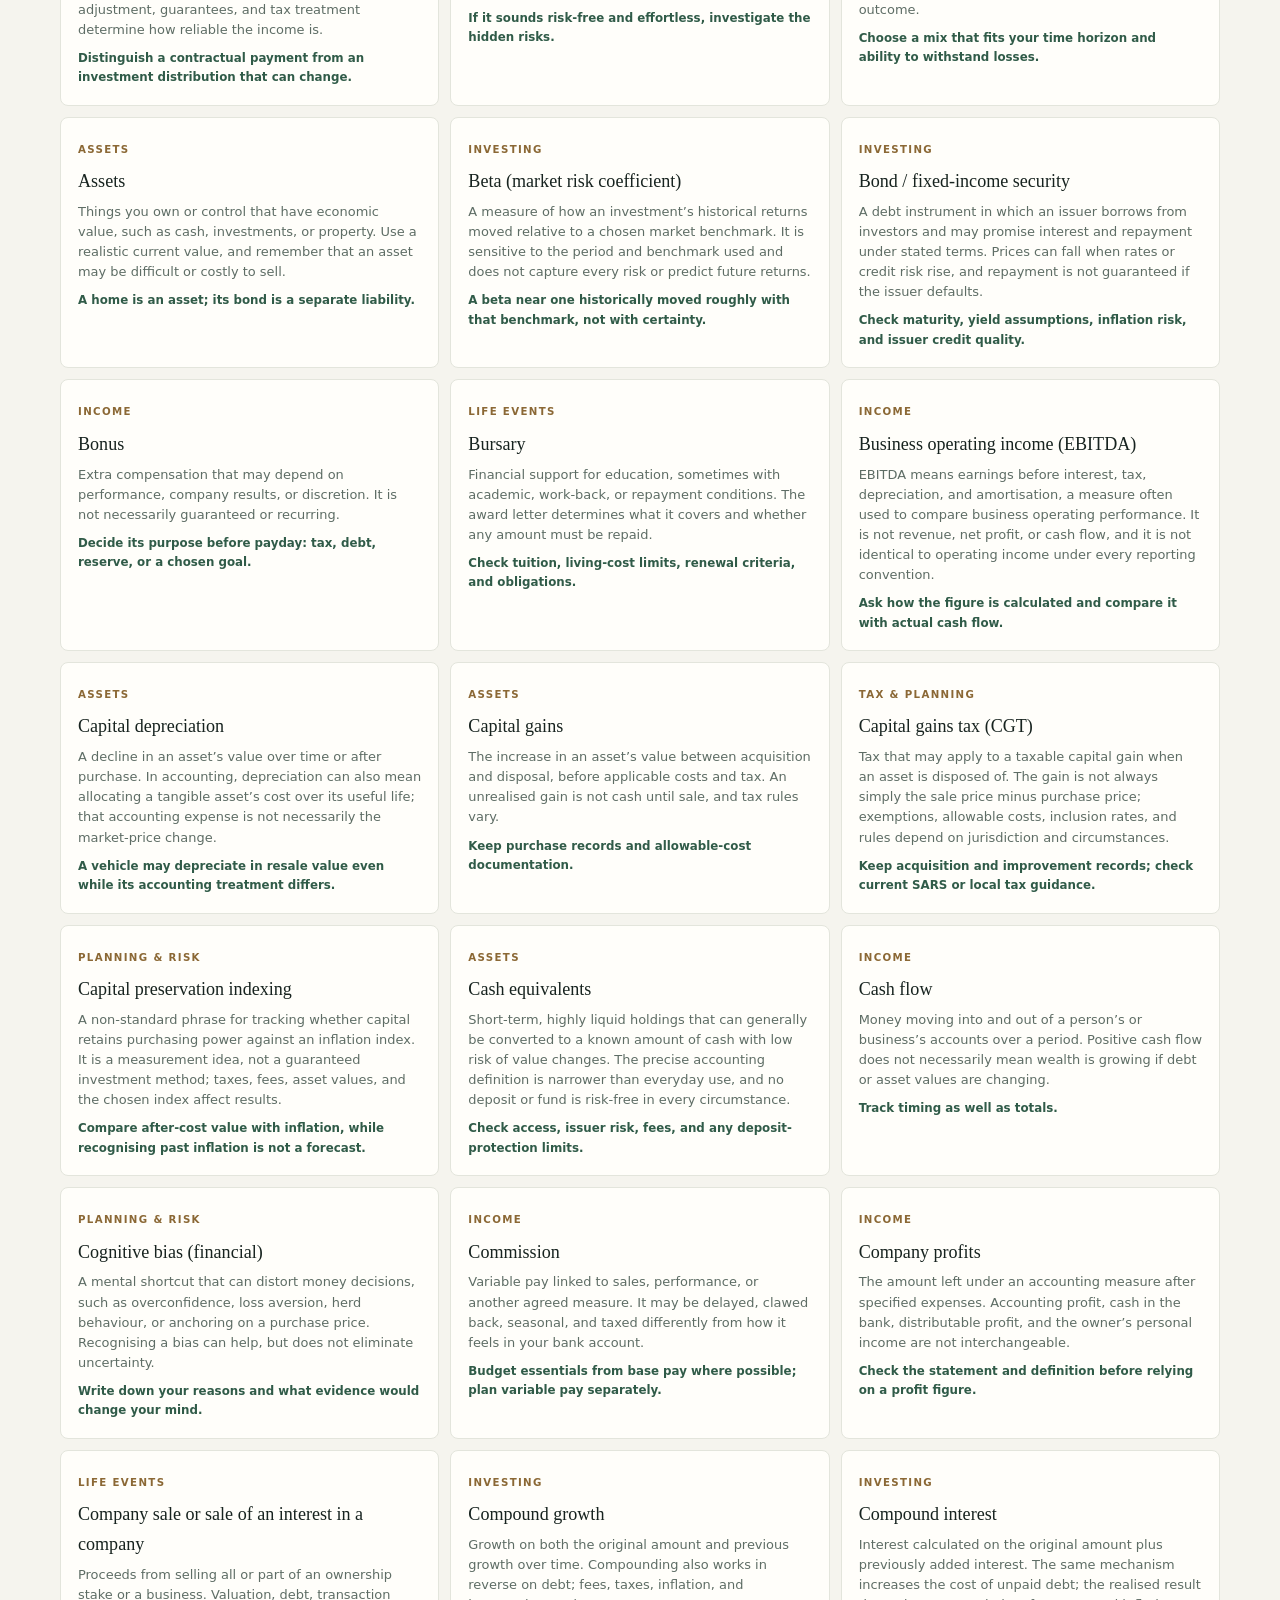
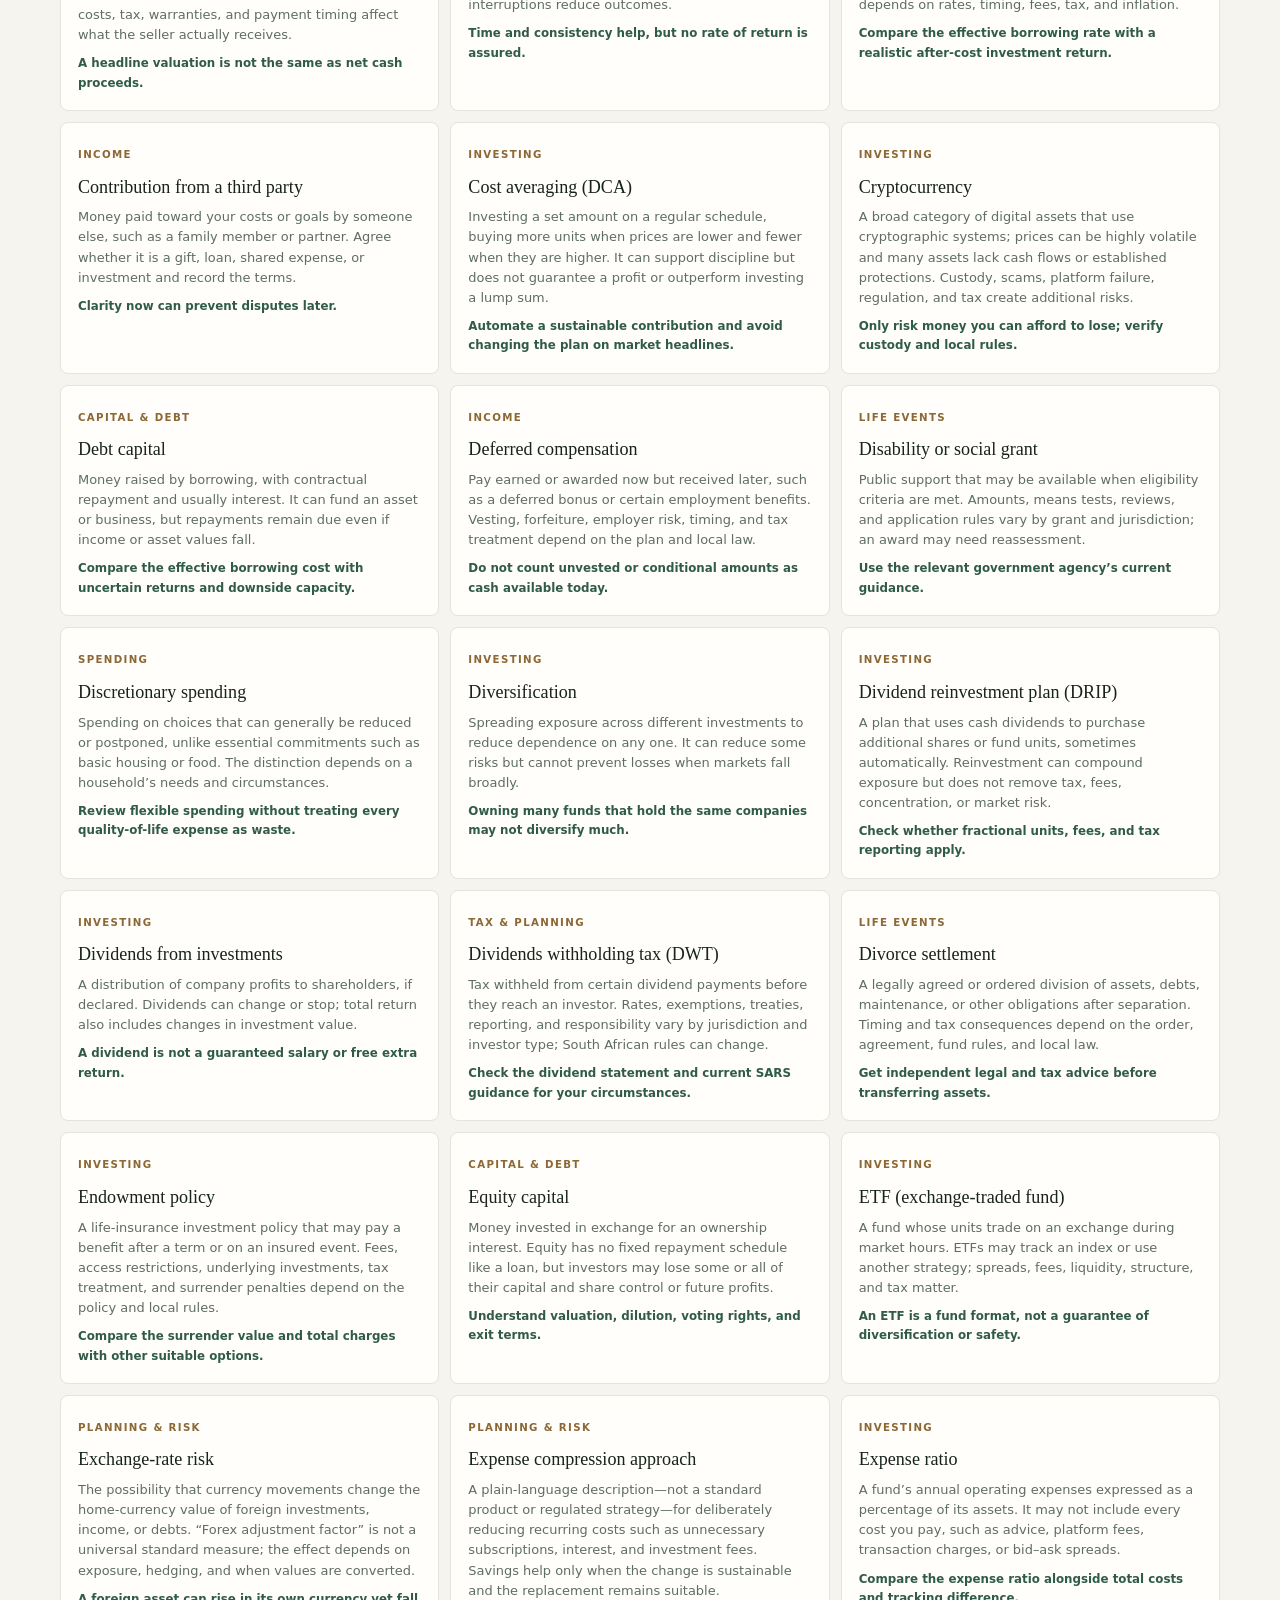
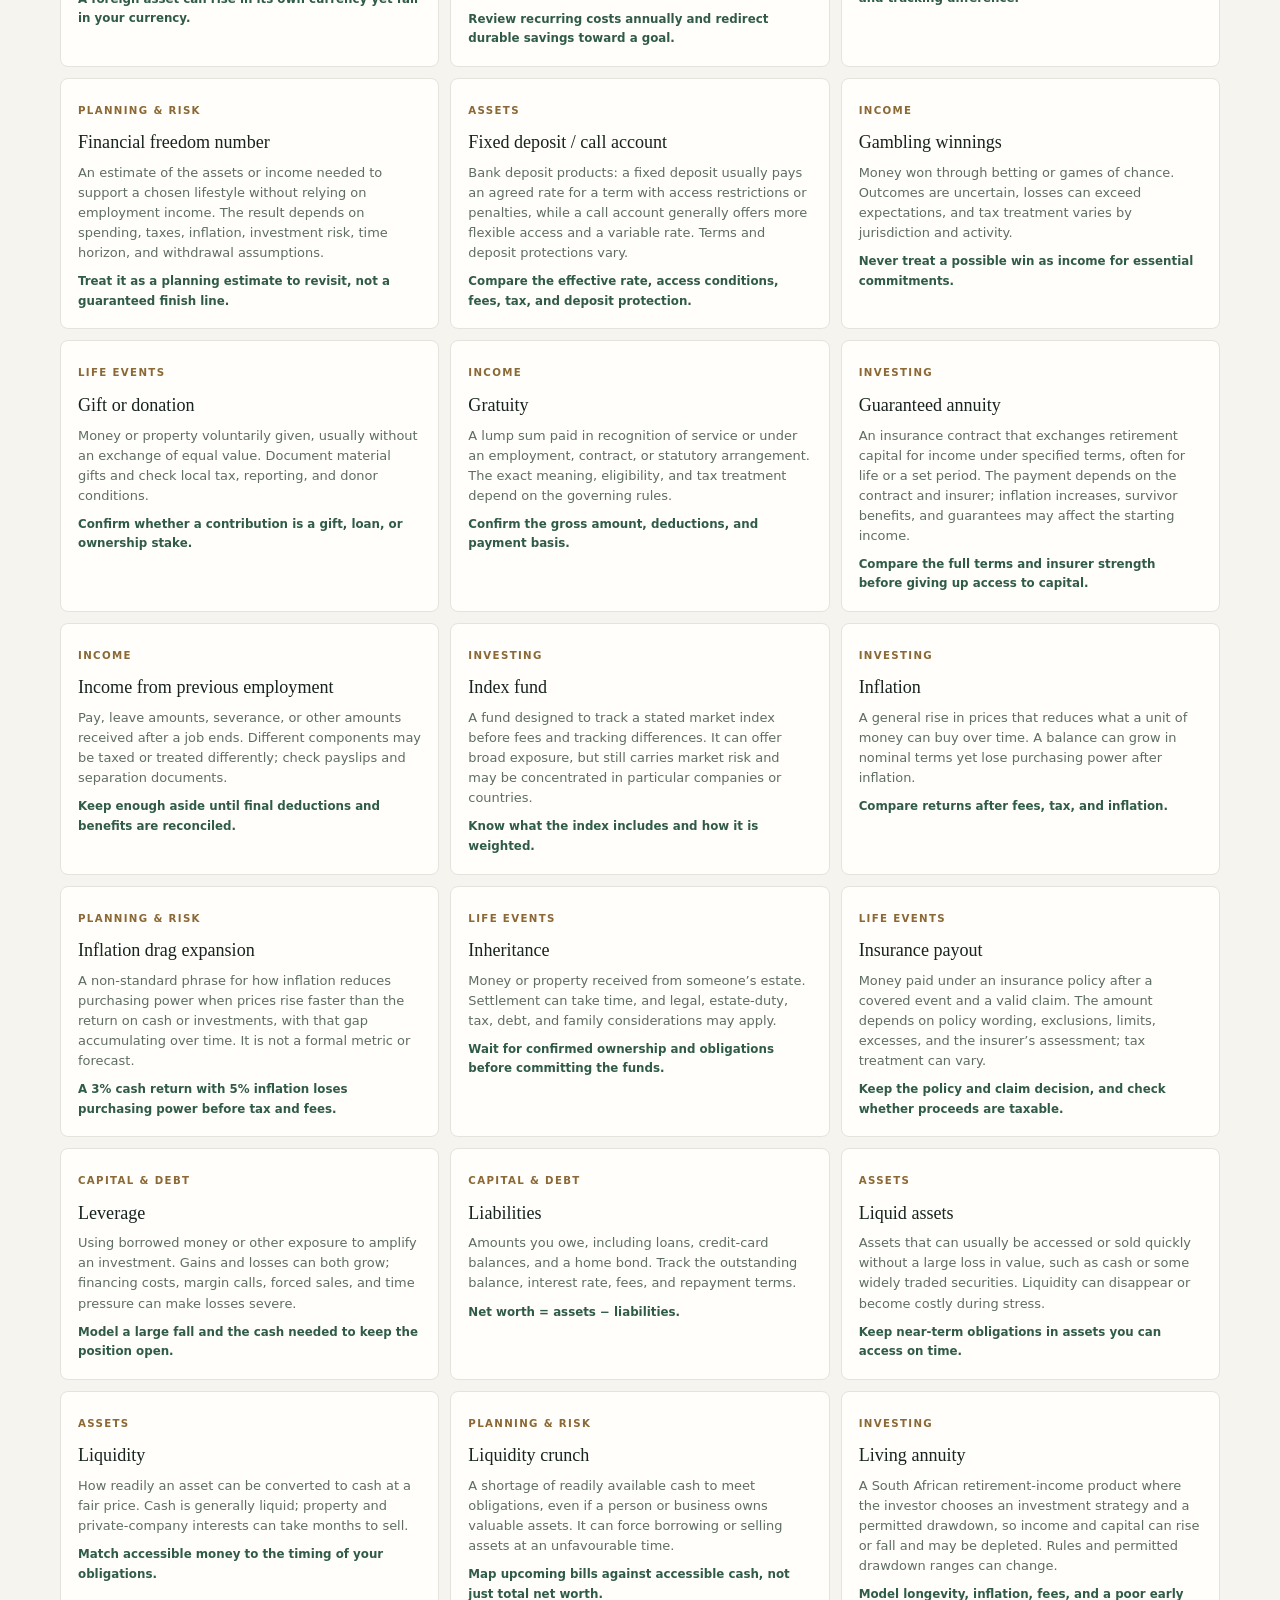
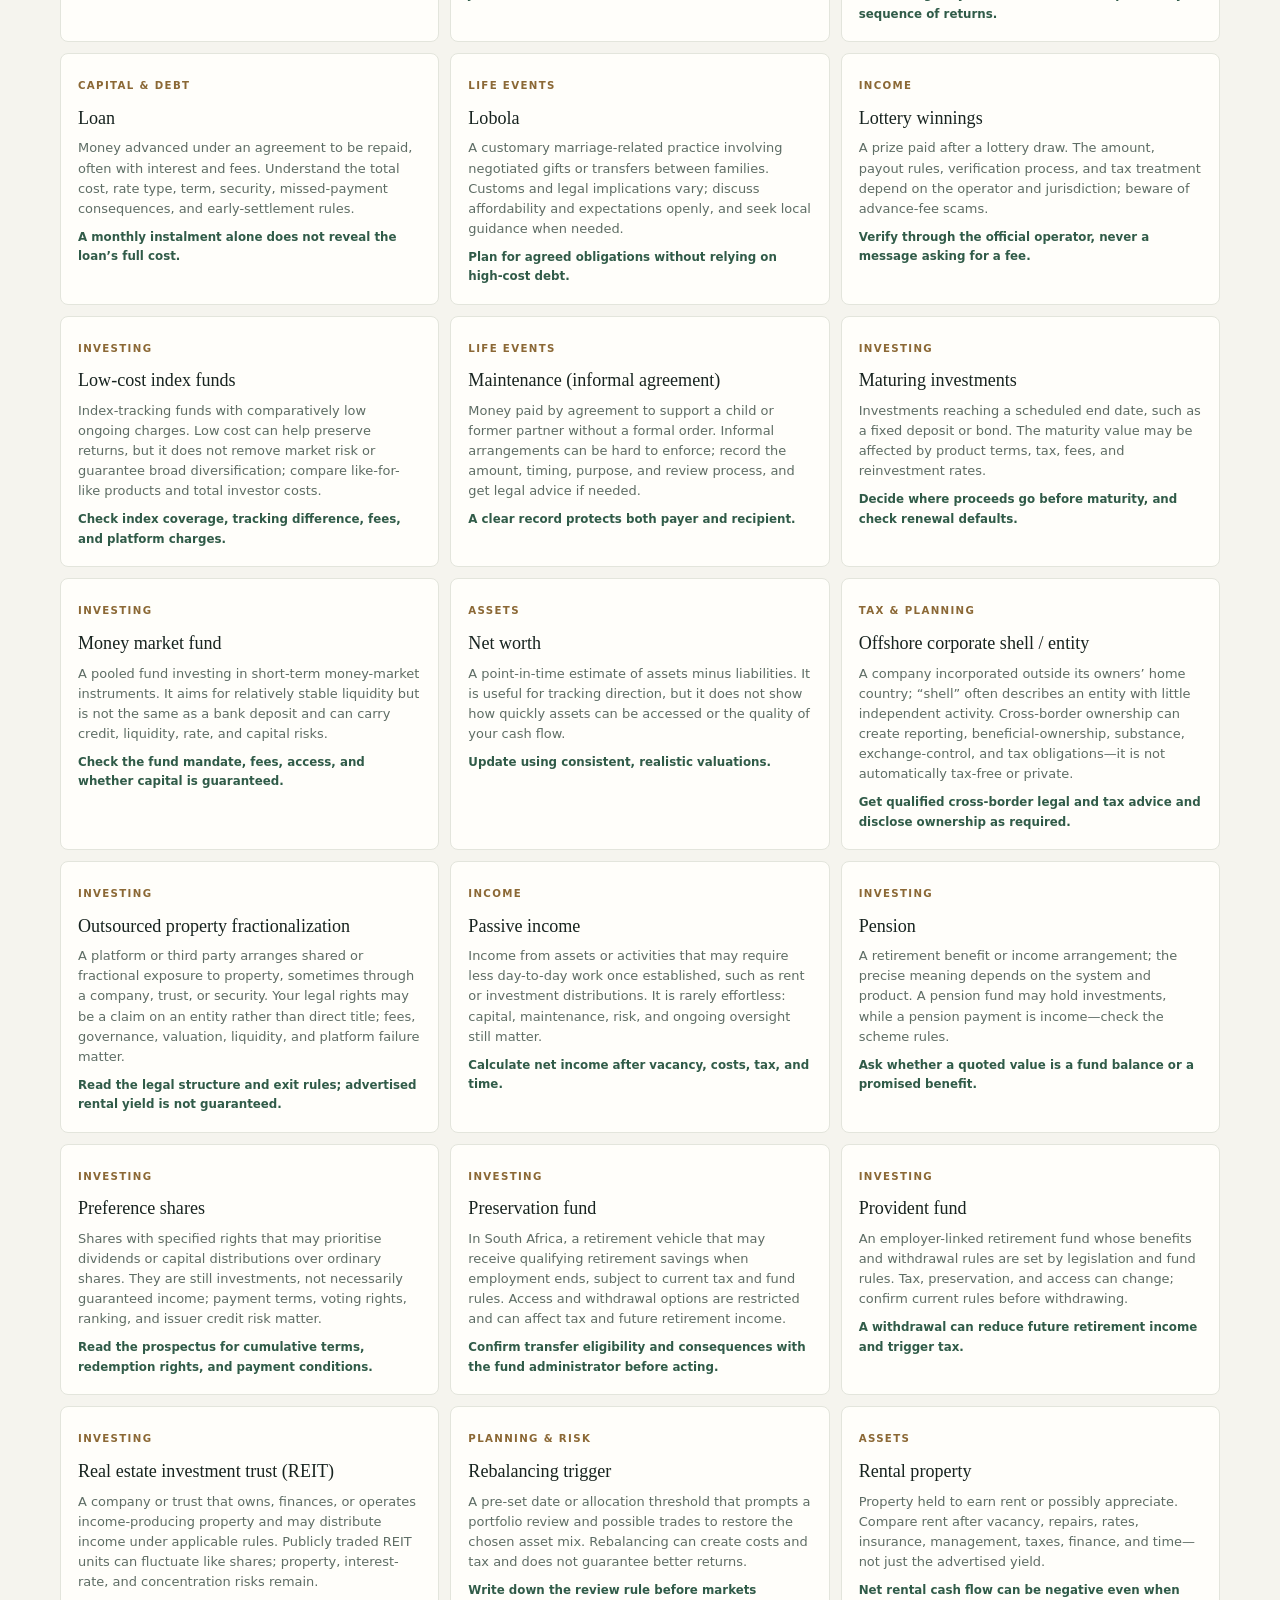
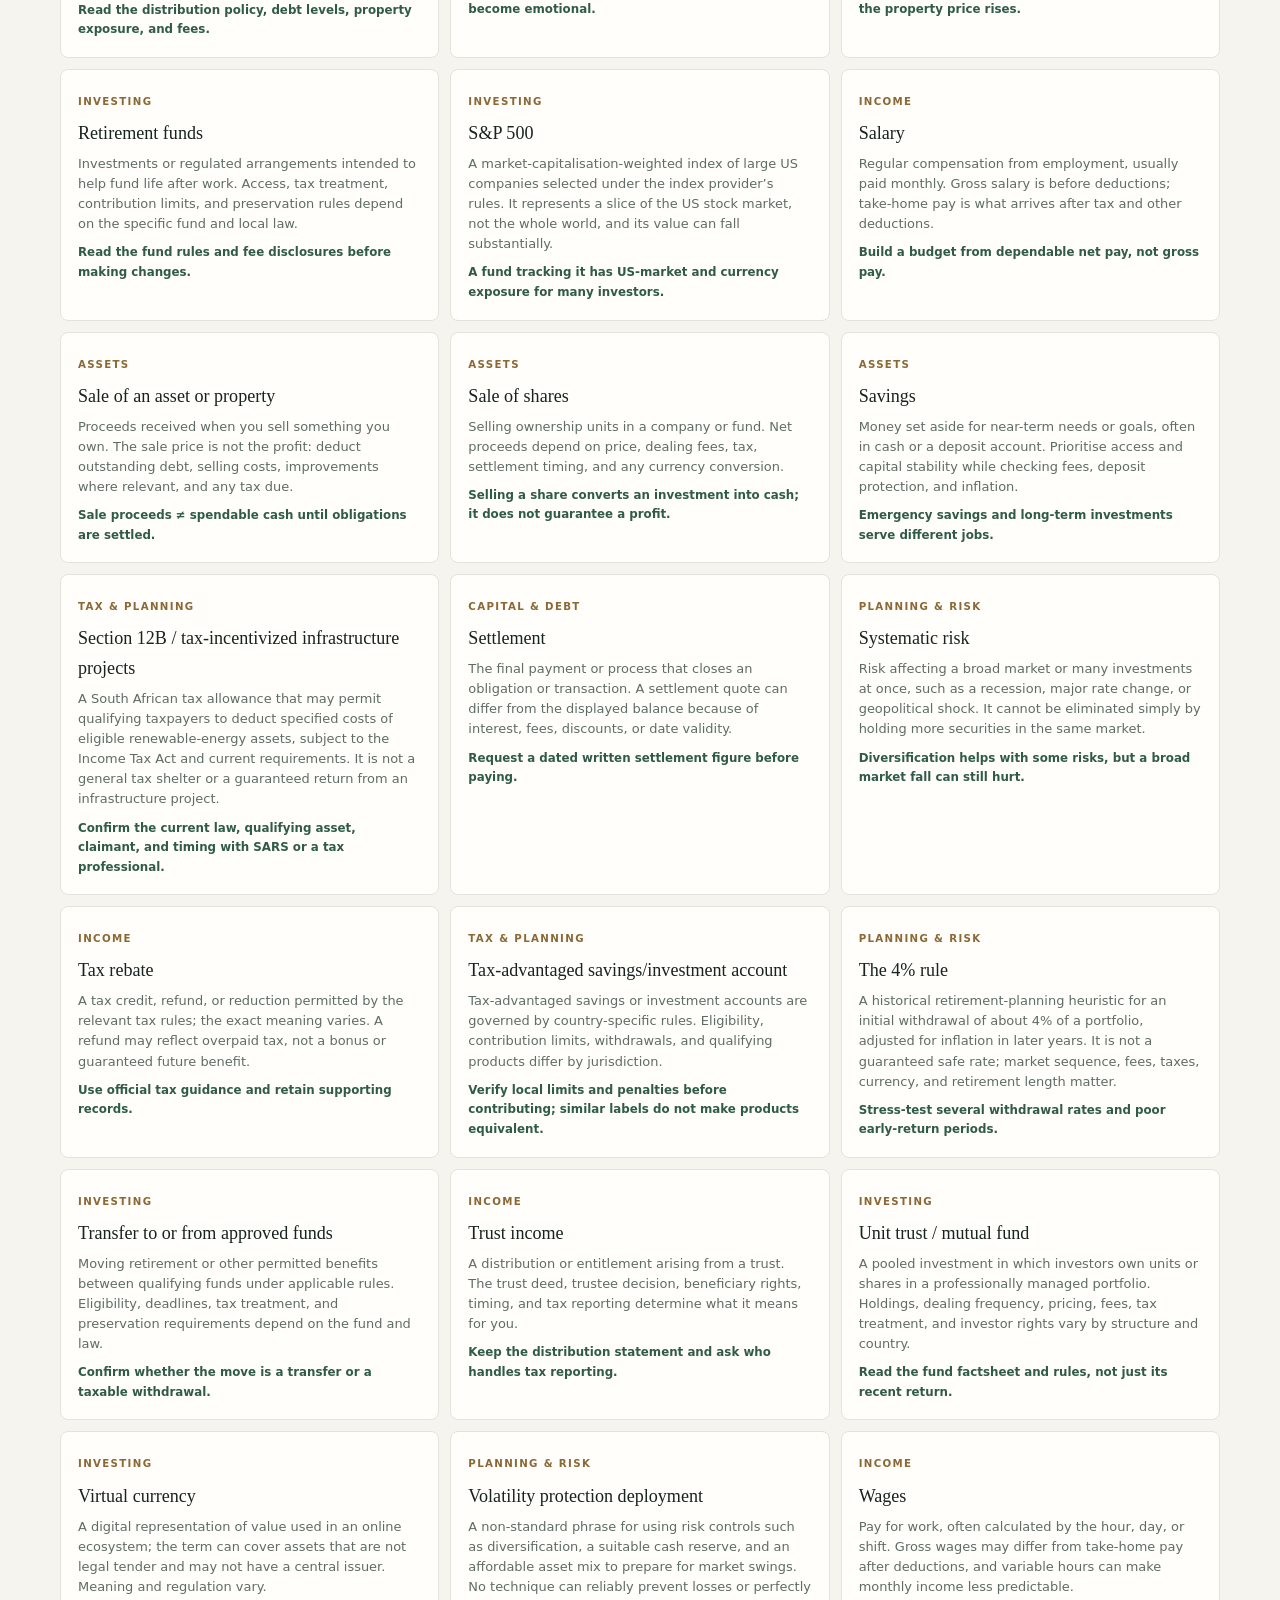
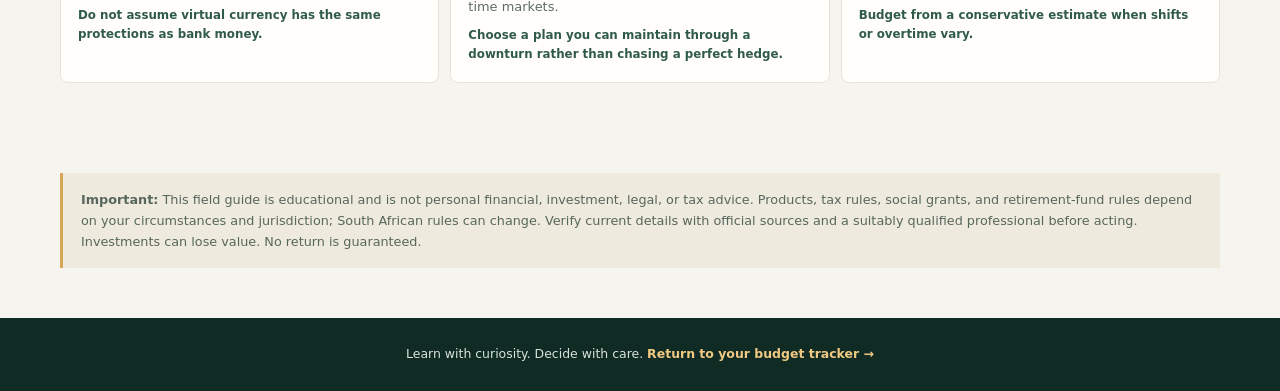
<file: finance-101.html>
<!DOCTYPE html>
<html lang="en-ZA">
<head>
  <meta charset="UTF-8">
  <meta name="viewport" content="width=device-width, initial-scale=1.0">
  <meta name="theme-color" content="#102a24">
  <meta name="description" content="A practical, South Africa-aware field guide to money, investing, financial literacy and building wealth with intention.">
  <title>Finance 101 — The Wealth Field Guide</title>
  <link rel="icon" type="image/svg+xml" href="./icon.svg">
  <link rel="stylesheet" href="./music-player.css">
  <style>
    :root {
      color-scheme: light;
      --ink: #17231f;
      --muted: #64736d;
      --paper: #f5f4ee;
      --white: #fffefa;
      --green: #164b3c;
      --green-dark: #102a24;
      --mint: #dcebe1;
      --gold: #d8a657;
      --line: #e3e5dc;
      --shadow: 0 18px 55px rgba(25, 45, 37, .09);
      font-family: Inter, ui-sans-serif, system-ui, -apple-system, BlinkMacSystemFont, "Segoe UI", sans-serif;
      scroll-behavior: smooth;
    }
    * { box-sizing: border-box; }
    body { margin: 0; color: var(--ink); background: var(--paper); line-height: 1.65; }
    a { color: inherit; }
    button, input, select { font: inherit; }
    button, a { -webkit-tap-highlight-color: transparent; }
    .topbar { position: sticky; z-index: 5; top: 0; border-bottom: 1px solid rgba(255,255,255,.12); background: rgba(16,42,36,.96); color: #fff; backdrop-filter: blur(12px); }
    .topbar-inner { width: min(1160px, calc(100% - 40px)); min-height: 64px; margin: auto; display: flex; align-items: center; justify-content: space-between; gap: 20px; }
    .brand { display: flex; align-items: center; gap: 10px; white-space: nowrap; text-decoration: none; font-size: .82rem; font-weight: 800; letter-spacing: .12em; text-transform: uppercase; }
    .brand-mark { width: 30px; height: 30px; display: grid; place-items: center; border: 1px solid rgba(255,255,255,.4); border-radius: 50%; color: #f3c878; font-family: Georgia, serif; font-size: 1.1rem; }
    .top-links { display: flex; align-items: center; gap: 22px; color: #d8e3dd; font-size: .83rem; }
    .top-links a { white-space: nowrap; }
    .guide-language { max-width: 150px; min-height: 34px; padding: 5px 8px; border: 1px solid rgba(255,255,255,.3); border-radius: 6px; color: #fff; background: #173c32; font-size: .75rem; }
    .top-links a { text-decoration: none; }
    .top-links a:hover { color: #f3c878; }
    .hero { position: relative; overflow: hidden; color: #fff; background: radial-gradient(ellipse at 82% 30%, rgba(216,166,87,.24), transparent 28%), linear-gradient(120deg, #102a24 0%, #164b3c 63%, #235c49 100%); }
    .hero::after { position: absolute; right: -80px; bottom: -240px; width: 480px; height: 480px; border: 1px solid rgba(255,255,255,.12); border-radius: 50%; box-shadow: 0 0 0 44px rgba(255,255,255,.025), 0 0 0 88px rgba(255,255,255,.025); content: ""; pointer-events: none; }
    .hero-inner { position: relative; z-index: 1; width: min(1160px, calc(100% - 40px)); margin: auto; padding: 92px 0 80px; }
    .eyebrow { display: inline-flex; gap: 10px; align-items: center; color: #f2c778; font-size: .73rem; font-weight: 800; letter-spacing: .19em; text-transform: uppercase; }
    .eyebrow::before { width: 26px; height: 1px; background: currentColor; content: ""; }
    h1, h2, h3, p { margin-top: 0; }
    .hero h1 { max-width: 760px; margin: 18px 0; font-family: Georgia, "Times New Roman", serif; font-size: clamp(3rem, 7vw, 5.7rem); font-weight: 500; letter-spacing: -.055em; line-height: .99; }
    .hero h1 em { color: #e8bd73; font-weight: 400; }
    .hero-copy { max-width: 610px; margin-bottom: 30px; color: #d9e5df; font-size: 1.1rem; }
    .hero-actions { display: flex; flex-wrap: wrap; gap: 12px; align-items: center; }
    .button { display: inline-flex; min-height: 46px; align-items: center; justify-content: center; gap: 9px; padding: 10px 17px; border: 1px solid transparent; border-radius: 7px; cursor: pointer; font-size: .88rem; font-weight: 750; text-decoration: none; transition: transform .18s ease, background .18s ease; }
    .button:hover { transform: translateY(-2px); }
    .button-gold { color: #1b2b24; background: #e8bd73; }
    .button-gold:hover { background: #f0cc8c; }
    .button-quiet { border-color: rgba(255,255,255,.36); color: #fff; background: transparent; }
    .button-green { color: white; background: var(--green); }
    .button-light { border-color: var(--line); background: var(--white); }
    .hero-note { margin: 18px 0 0; color: #bed0c5; font-size: .78rem; }
    .hero-stats { display: flex; flex-wrap: wrap; gap: 28px; margin-top: 58px; padding-top: 22px; border-top: 1px solid rgba(255,255,255,.18); color: #d9e5df; font-size: .82rem; }
    .hero-stats strong { color: #fff; }
    main { width: min(1160px, calc(100% - 40px)); margin: auto; }
    .intro-strip { display: grid; grid-template-columns: 1.25fr 1fr; gap: 26px; align-items: center; margin: 40px 0 76px; padding: 24px 28px; border: 1px solid #e8e4d7; border-radius: 12px; background: #eeeadd; }
    .intro-strip strong { display: block; margin-bottom: 5px; font-family: Georgia, serif; font-size: 1.2rem; font-weight: 500; }
    .intro-strip p { margin: 0; color: var(--muted); font-size: .9rem; }
    .principle { padding-left: 22px; border-left: 2px solid var(--gold); color: #43544b; font-family: Georgia, serif; font-size: 1.04rem; font-style: italic; }
    .section-heading { display: flex; align-items: end; justify-content: space-between; gap: 24px; margin-bottom: 24px; }
    .section-heading h2 { margin: 8px 0 0; font-family: Georgia, serif; font-size: clamp(2rem, 4vw, 3rem); font-weight: 500; letter-spacing: -.04em; line-height: 1.1; }
    .section-heading p { max-width: 430px; margin: 0; color: var(--muted); font-size: .9rem; }
    .kicker { color: #7e633b; font-size: .72rem; font-weight: 850; letter-spacing: .18em; text-transform: uppercase; }
    .path-section { margin-bottom: 88px; }
    .path-grid { display: grid; grid-template-columns: repeat(4, 1fr); gap: 14px; }
    .path-card { position: relative; min-height: 250px; overflow: hidden; padding: 22px 20px; border: 1px solid var(--line); border-radius: 10px; background: var(--white); box-shadow: 0 5px 18px rgba(30,50,40,.035); }
    .path-number { display: flex; width: 34px; height: 34px; align-items: center; justify-content: center; margin-bottom: 30px; border-radius: 50%; color: var(--green); background: var(--mint); font-family: Georgia, serif; font-size: 1rem; }
    .path-card h3 { margin-bottom: 8px; font-family: Georgia, serif; font-size: 1.26rem; font-weight: 500; }
    .path-card p { margin-bottom: 16px; color: var(--muted); font-size: .84rem; line-height: 1.55; }
    .path-card a { color: var(--green); font-size: .8rem; font-weight: 800; text-decoration: none; }
    .path-card a:hover { text-decoration: underline; }
    .path-time { position: absolute; top: 26px; right: 18px; color: #8a928b; font-size: .7rem; }
    .learning-section { margin: 0 0 86px; }
    .stage-list { display: grid; gap: 12px; }
    .stage { display: grid; grid-template-columns: 58px minmax(0, 1fr) 240px; gap: 20px; align-items: start; padding: 24px; border: 1px solid var(--line); border-radius: 10px; background: var(--white); }
    .stage-number { display: grid; width: 44px; height: 44px; place-items: center; border-radius: 50%; color: #fff; background: var(--green); font-family: Georgia, serif; font-size: 1.25rem; }
    .stage h3 { margin: 0 0 4px; font-family: Georgia, serif; font-size: 1.4rem; font-weight: 500; }
    .stage-meta { margin-bottom: 12px; color: #7e633b; font-size: .73rem; font-weight: 800; letter-spacing: .08em; text-transform: uppercase; }
    .stage p { margin-bottom: 12px; color: var(--muted); font-size: .88rem; }
    .stage ul { margin: 0; padding-left: 19px; color: #45564d; font-size: .84rem; }
    .stage li + li { margin-top: 5px; }
    .stage-assignment { padding: 14px; border-radius: 7px; background: #f1f3eb; }
    .stage-assignment strong { display: block; margin-bottom: 5px; color: var(--green); font-size: .77rem; text-transform: uppercase; letter-spacing: .08em; }
    .stage-assignment p { margin: 0; font-size: .81rem; }
    .shortcuts { display: grid; grid-template-columns: .8fr 1.2fr; gap: 28px; margin: 0 0 88px; padding: 30px; border-radius: 12px; color: white; background: var(--green-dark); }
    .shortcuts h2 { margin: 8px 0; font-family: Georgia, serif; font-size: 2rem; font-weight: 500; }
    .shortcuts p { color: #c8d7ce; font-size: .87rem; }
    .shortcut-list { display: grid; grid-template-columns: 1fr 1fr; gap: 14px; }
    .shortcut-item { padding: 15px; border: 1px solid rgba(255,255,255,.16); border-radius: 8px; color: #d8e4dc; font-size: .82rem; }
    .shortcut-item strong { display: block; margin-bottom: 4px; color: #f0ca82; }
    .practice-section { margin-bottom: 88px; }
    .simulator { display: grid; grid-template-columns: .82fr 1.18fr; gap: 26px; padding: 26px; border: 1px solid var(--line); border-radius: 12px; background: var(--white); box-shadow: var(--shadow); }
    .simulator h3 { margin-bottom: 5px; font-family: Georgia, serif; font-size: 1.45rem; font-weight: 500; }
    .simulator-intro { color: var(--muted); font-size: .85rem; }
    .field-grid { display: grid; grid-template-columns: 1fr 1fr; gap: 12px; }
    .field label { display: block; margin-bottom: 5px; color: #4a5b52; font-size: .75rem; font-weight: 750; }
    .field input { width: 100%; min-height: 42px; padding: 8px 10px; border: 1px solid #d7ddd5; border-radius: 6px; color: var(--ink); background: #fff; }
    .field input:focus, .search-input:focus { outline: 3px solid rgba(22,75,60,.18); border-color: var(--green); }
    .sim-results { display: grid; grid-template-columns: repeat(3, 1fr); gap: 10px; margin-top: 17px; }
    .sim-result { padding: 13px; border-radius: 7px; background: #f0f3eb; }
    .sim-result span { display: block; color: var(--muted); font-size: .7rem; }
    .sim-result strong { display: block; margin-top: 4px; color: var(--green); font-size: 1.02rem; font-variant-numeric: tabular-nums; }
    .sim-warning { margin: 12px 0 0; color: #775b31; font-size: .76rem; }
    .glossary-section { margin-bottom: 90px; }
    .glossary-tools { display: flex; flex-wrap: wrap; justify-content: space-between; gap: 16px; margin: 24px 0 18px; }
    .search-wrap { position: relative; flex: 1; min-width: 230px; max-width: 400px; }
    .search-input { width: 100%; min-height: 44px; padding: 9px 13px 9px 39px; border: 1px solid #d7ddd5; border-radius: 7px; background: var(--white); }
    .search-icon { position: absolute; top: 9px; left: 13px; color: #718078; }
    .sr-only { position: absolute; width: 1px; height: 1px; overflow: hidden; clip: rect(0, 0, 0, 0); white-space: nowrap; clip-path: inset(50%); }
    .filters { display: flex; flex-wrap: wrap; gap: 7px; align-items: center; }
    .filter-chip { min-height: 35px; padding: 6px 11px; border: 1px solid #d7ddd5; border-radius: 999px; color: #4b5c53; background: transparent; cursor: pointer; font-size: .75rem; font-weight: 750; }
    .filter-chip[aria-pressed="true"] { border-color: var(--green); color: #fff; background: var(--green); }
    .glossary-count { margin: 0 0 12px; color: var(--muted); font-size: .78rem; }
    .term-grid { display: grid; grid-template-columns: repeat(3, minmax(0, 1fr)); gap: 11px; }
    .term-card { min-height: 175px; padding: 17px; border: 1px solid var(--line); border-radius: 8px; background: var(--white); }
    .term-card[hidden] { display: none; }
    .term-category { color: #8b6835; font-size: .64rem; font-weight: 850; letter-spacing: .13em; text-transform: uppercase; }
    .term-card h3 { margin: 6px 0 5px; font-family: Georgia, serif; font-size: 1.13rem; font-weight: 500; }
    .term-region-note { display: inline-block; margin: 0 0 8px; padding: 3px 7px; border-radius: 999px; color: #305b48; background: #e8efe7; font-size: .64rem; font-weight: 750; }
    .term-card p { margin: 0; color: #5e6d65; font-size: .81rem; line-height: 1.55; }
    .term-example { display: block; margin-top: 9px; color: #305b48; font-size: .74rem; font-weight: 650; }
    .empty-state { display: none; padding: 30px; border: 1px dashed #cbd4cb; border-radius: 8px; color: var(--muted); text-align: center; }
    .disclaimer { margin: 0 0 50px; padding: 16px 18px; border-left: 3px solid var(--gold); color: #58675e; background: #eeeadd; font-size: .8rem; }
    footer { padding: 26px 20px; color: #d7e3db; background: var(--green-dark); text-align: center; font-size: .78rem; }
    footer a { color: #f0ca82; font-weight: 700; text-decoration: none; }
    :focus-visible { outline: 3px solid #d8a657; outline-offset: 3px; }
    @media (max-width: 850px) {
      .path-grid { grid-template-columns: repeat(2, 1fr); }
      .term-grid { grid-template-columns: repeat(2, minmax(0, 1fr)); }
      .stage { grid-template-columns: 48px minmax(0, 1fr); }
      .stage-assignment { grid-column: 2; }
      .simulator { grid-template-columns: 1fr; }
    }
    @media (max-width: 600px) {
      .topbar-inner, .hero-inner, main { width: min(100% - 28px, 1160px); }
      .top-links { gap: 12px; font-size: .75rem; }
      .top-links a:nth-child(1), .top-links a:nth-child(2), .top-links a:nth-child(3) { display: none; }
      .hero-inner { padding: 66px 0 48px; }
      .hero h1 { font-size: clamp(3rem, 15vw, 4.5rem); }
      .hero-copy { font-size: .98rem; }
      .hero-stats { gap: 12px 20px; margin-top: 38px; }
      .intro-strip, .shortcuts { grid-template-columns: 1fr; }
      .intro-strip { gap: 14px; margin: 24px 0 56px; padding: 20px; }
      .principle { padding: 10px 0 0; border-top: 2px solid var(--gold); border-left: 0; }
      .path-grid, .term-grid { grid-template-columns: 1fr; }
      .path-card { min-height: 210px; }
      .section-heading { display: block; }
      .section-heading p { margin-top: 12px; }
      .stage { grid-template-columns: 40px minmax(0, 1fr); gap: 12px; padding: 17px; }
      .stage-number { width: 36px; height: 36px; }
      .stage-assignment { grid-column: 1 / -1; }
      .shortcuts { padding: 22px; }
      .shortcut-list { grid-template-columns: 1fr; }
      .field-grid { grid-template-columns: 1fr 1fr; }
      .simulator { padding: 18px; }
      .sim-results { grid-template-columns: 1fr; }
      .term-card { min-height: 0; }
    }
    @media (max-width: 360px) {
      .brand { gap: 0; font-size: 0; letter-spacing: 0; }
    }
    @media (prefers-reduced-motion: reduce) {
      *, *::before, *::after { scroll-behavior: auto !important; transition-duration: .01ms !important; }
    }
  </style>
</head>
<body>
  <header class="topbar">
    <div class="topbar-inner">
      <a class="brand" href="./index.html"><span class="brand-mark" aria-hidden="true">✳</span> Wealth Field Guide</a>
      <nav class="top-links" aria-label="Page navigation">
        <label class="sr-only" for="guideLanguage">Guide language</label>
        <select id="guideLanguage" class="guide-language" aria-label="Guide language">
          <option value="en">English</option>
          <option value="es">Español</option>
          <option value="fr">Français</option>
          <option value="de">Deutsch</option>
          <option value="zh">中文</option>
          <option value="hi">हिन्दी</option>
          <option value="ar">العربية</option>
          <option value="pt">Português</option>
          <option value="ru">Русский</option>
          <option value="ja">日本語</option>
        </select>
        <a href="#learning-path">Learning path</a>
        <a href="#practice">Practice lab</a>
        <a href="#glossary">A–Z glossary</a>
        <a href="./index.html">← Budget tracker</a>
      </nav>
    </div>
  </header>
  <section class="hero">
    <div class="hero-inner">
      <span class="eyebrow">A practical financial literacy field guide</span>
      <h1>Make money<br>make <em>meaning.</em></h1>
      <p class="hero-copy">Learn to read your financial life clearly: where money comes from, what it costs, how it compounds, and how to build a resilient plan that belongs to you.</p>
      <div class="hero-actions">
        <a class="button button-gold" href="#learning-path">Start your apprenticeship <span aria-hidden="true">→</span></a>
        <a class="button button-quiet" href="#glossary">Explore the glossary</a>
      </div>
      <p class="hero-note">South Africa-aware examples · Plain language · No promises of quick riches</p>
      <div class="hero-stats">
        <span><strong>4 stages</strong> from foundation to mastery</span>
        <span><strong id="termTotal">50+</strong> money concepts explained</span>
        <span><strong>1 practice lab</strong> to test your assumptions</span>
      </div>
    </div>
  </section>
  <main>
    <aside class="intro-strip" aria-label="How to use this guide">
      <div><strong>Think like an architect, not a speculator.</strong><p>Wealth is usually built through repeatable decisions: earning, protecting, saving, investing, and reviewing. The order matters more than a clever-sounding shortcut.</p></div>
      <div class="principle">“First understand the cash flow. Then understand the risk. Only then choose the tool.”</div>
    </aside>

    <section class="path-section" id="learning-path">
      <div class="section-heading">
        <div><span class="kicker">Your apprenticeship</span><h2>A path you can actually follow.</h2></div>
        <p>Move at your own pace. Each stage ends with a real-world task; finish with evidence, not just good intentions.</p>
      </div>
      <div class="path-grid">
        <article class="path-card"><span class="path-time">Week 1</span><span class="path-number">01</span><h3>See the whole picture</h3><p>Map income, spending, assets, debts, and the difference between cash flow and net worth.</p><a href="#stage-1">Open stage one →</a></article>
        <article class="path-card"><span class="path-time">Weeks 2–3</span><span class="path-number">02</span><h3>Build your defence</h3><p>Make room for emergencies, manage expensive debt, and protect the people and income you depend on.</p><a href="#stage-2">Open stage two →</a></article>
        <article class="path-card"><span class="path-time">Weeks 4–6</span><span class="path-number">03</span><h3>Put capital to work</h3><p>Understand compounding, diversification, index funds, ETFs, tax wrappers, and property trade-offs.</p><a href="#stage-3">Open stage three →</a></article>
        <article class="path-card"><span class="path-time">Ongoing</span><span class="path-number">04</span><h3>Design for resilience</h3><p>Stress-test your plan, weigh leverage and liquidity, and review it with humility and discipline.</p><a href="#stage-4">Open stage four →</a></article>
      </div>
    </section>

    <section class="learning-section" aria-labelledby="stages-title">
      <div class="section-heading">
        <div><span class="kicker">Learn · do · review</span><h2 id="stages-title">The four stages of financial fluency.</h2></div>
      </div>
      <div class="stage-list">
        <article class="stage" id="stage-1">
          <div class="stage-number">1</div>
          <div><div class="stage-meta">Foundation · Know your numbers</div><h3>Build your personal balance sheet</h3><p>Financial literacy begins with seeing what is true today—not judging yourself for it. Track a full month of money in and money out, then take a snapshot of what you own and owe.</p><ul><li>Separate gross salary from take-home pay; note irregular income like commission, bonuses, or grants.</li><li>List assets at realistic resale value and liabilities at current settlement value.</li><li>Calculate net worth (assets minus liabilities) and monthly savings rate. A negative number is a starting point, not a verdict.</li></ul></div>
          <aside class="stage-assignment"><strong>Field assignment</strong><p>Review 90 days of statements. Categorise every transaction. Write down one surprising pattern and one change you can sustain for 30 days.</p></aside>
        </article>
        <article class="stage" id="stage-2">
          <div class="stage-number">2</div>
          <div><div class="stage-meta">Stability · Protect your downside</div><h3>Make the plan hard to break</h3><p>Resilience is a wealth strategy. Before chasing returns, make sure a car repair, income interruption, or family emergency will not force you into costly debt or a rushed sale.</p><ul><li>Start a liquid emergency reserve sized to your responsibilities and income stability; build it progressively.</li><li>Prioritise high-cost debt while maintaining required payments and checking fees and early-settlement terms.</li><li>Review medical, life, disability, and household cover against actual needs; avoid paying for duplicate or unsuitable cover.</li></ul></div>
          <aside class="stage-assignment"><strong>Field assignment</strong><p>Price three likely emergencies. Set a first reserve milestone and automate an affordable transfer on payday. Compare one debt’s effective annual cost with a realistic payoff plan.</p></aside>
        </article>
        <article class="stage" id="stage-3">
          <div class="stage-number">3</div>
          <div><div class="stage-meta">Growth · Invest with a thesis</div><h3>Choose a system, not a hot tip</h3><p>Investing means accepting uncertainty in exchange for a possible future return. Match each investment to a goal, time horizon, need for access, risk capacity, and total cost.</p><ul><li>Learn the difference between an individual share, a bond, a pooled fund, an index fund, and an ETF.</li><li>Compare broad diversification, fund fees, tax treatment, currency exposure, and the ability to stay invested through a downturn.</li><li>Model a regular contribution over time; test lower returns, inflation, fees, and missed contributions—not only the best case.</li></ul></div>
          <aside class="stage-assignment"><strong>Field assignment</strong><p>Compare two diversified funds using their factsheets. Record benchmark, holdings, total fees, domicile, risks, and tax questions. Explain your choice without mentioning last year’s performance.</p></aside>
        </article>
        <article class="stage" id="stage-4">
          <div class="stage-number">4</div>
          <div><div class="stage-meta">Mastery · Govern and adapt</div><h3>Build a portfolio you can live with</h3><p>Strategic wealth architecture is a set of connected decisions—not a guarantee. A sound plan makes room for taxes, family obligations, liquidity, concentration, behaviour, and uncertainty.</p><ul><li>Write a one-page investment policy: goals, allocation range, contribution rule, rebalancing rule, and reasons to change course.</li><li>Stress-test job loss, market falls, higher rates, a currency move, and a delayed property sale. Identify what you would do before it happens.</li><li>Treat leverage and “arbitrage” claims as risk questions: confirm financing costs, taxes, liquidity, counterparty risk, and exit conditions.</li></ul></div>
          <aside class="stage-assignment"><strong>Mastery simulation</strong><p>Draft a household plan for a 20% market fall and six months without earned income. Define cash available, obligations due, and decisions you will postpone.</p></aside>
        </article>
      </div>
    </section>

    <section class="shortcuts" aria-labelledby="shortcuts-title">
      <div><span class="kicker">Uncommon resources &amp; useful shortcuts</span><h2 id="shortcuts-title">Better questions beat secret tricks.</h2><p>Use primary sources and slow down whenever a product is hard to explain. The shortest route is usually a clear process, not a higher-risk bet.</p></div>
      <div class="shortcut-list">
        <div class="shortcut-item"><strong>Read the source document</strong>Fund factsheets, fee schedules, loan agreements, tax certificates, and official benefit rules beat marketing summaries.</div>
        <div class="shortcut-item"><strong>Use a one-page money map</strong>List accounts, beneficiaries, policies, debts, renewal dates, and a trusted contact. Keep it private and up to date.</div>
        <div class="shortcut-item"><strong>Automate the boring part</strong>Schedule an affordable saving or investment contribution after payday; review annually and when life changes.</div>
        <div class="shortcut-item"><strong>Find independent help</strong>Check adviser credentials and how they are paid. Ask what is excluded, what it costs, and whether advice is regulated in your jurisdiction.</div>
        <div class="shortcut-item"><strong>Use a cooling-off rule</strong>For an unfamiliar investment, write down the thesis, worst case, fees, and exit conditions; wait before committing.</div>
        <div class="shortcut-item"><strong>South African starting points</strong>SARS guidance, FSCA consumer education, National Treasury, and product-provider disclosures. Rules and thresholds change—check current official sources.</div>
      </div>
    </section>

    <section class="practice-section" id="practice" aria-labelledby="practice-title">
      <div class="section-heading">
        <div><span class="kicker">Interactive practice lab</span><h2 id="practice-title">Run the numbers before the risk.</h2></div>
        <p>Change the assumptions and see how borrowing cost affects the result. This simplified example excludes tax, fees, repayments, and price volatility.</p>
      </div>
      <div class="simulator">
        <div>
          <h3>A one-year leverage thought experiment</h3>
          <p class="simulator-intro">Compare investing only your own capital with investing that capital plus a loan. The asset return is uncertain; the borrowing cost is still owed.</p>
          <div class="field-grid">
            <div class="field"><label for="ownCapital">Your capital</label><input id="ownCapital" type="number" min="0" step="1000" value="100000"></div>
            <div class="field"><label for="borrowedCapital">Borrowed capital</label><input id="borrowedCapital" type="number" min="0" step="1000" value="50000"></div>
            <div class="field"><label for="assetReturn">Asset return (%)</label><input id="assetReturn" type="number" min="-100" max="200" step="0.5" value="8"></div>
            <div class="field"><label for="debtCost">Borrowing cost (%)</label><input id="debtCost" type="number" min="0" max="200" step="0.5" value="12"></div>
          </div>
          <p class="sim-warning">A negative result can exceed the loss on your own capital. In real life, loan terms, collateral calls, tax, liquidity, and compounding make leverage more complex.</p>
        </div>
        <div>
          <div class="sim-results" aria-live="polite">
            <div class="sim-result"><span>Unlevered gain / loss</span><strong id="unleveredResult">—</strong></div>
            <div class="sim-result"><span>Leveraged gain / loss after interest</span><strong id="leveragedResult">—</strong></div>
            <div class="sim-result"><span>Leveraged return on your capital</span><strong id="equityReturnResult">—</strong></div>
          </div>
          <p class="sim-warning" id="simulationExplanation">Illustration only. A positive expected spread is not risk-free arbitrage: returns are uncertain, but debt obligations are contractual.</p>
        </div>
      </div>
    </section>

    <section class="glossary-section" id="glossary" aria-labelledby="glossary-title">
      <div class="section-heading">
        <div><span class="kicker">The language of money</span><h2 id="glossary-title">A glossary for real life.</h2></div>
        <p>Definitions are practical, not legal or tax advice. Some terms—especially benefits, funds, and tax treatments—vary by country and by product.</p>
      </div>
      <div class="glossary-tools">
        <label class="search-wrap"><span class="search-icon" aria-hidden="true">⌕</span><span class="sr-only">Search concepts</span><input id="termSearch" class="search-input" type="search" placeholder="Search a term or idea…" autocomplete="off"></label>
        <div class="filters" role="group" aria-label="Filter glossary by category">
          <button class="filter-chip" type="button" data-filter="all" aria-pressed="true">All concepts</button>
          <button class="filter-chip" type="button" data-filter="Income" aria-pressed="false">Income</button>
          <button class="filter-chip" type="button" data-filter="Assets" aria-pressed="false">Assets</button>
          <button class="filter-chip" type="button" data-filter="Capital &amp; debt" aria-pressed="false">Capital &amp; debt</button>
          <button class="filter-chip" type="button" data-filter="Investing" aria-pressed="false">Investing</button>
          <button class="filter-chip" type="button" data-filter="Life events" aria-pressed="false">Life events</button>
          <button class="filter-chip" type="button" data-filter="Tax &amp; planning" aria-pressed="false">Tax &amp; planning</button>
          <button class="filter-chip" type="button" data-filter="Planning &amp; risk" aria-pressed="false">Planning &amp; risk</button>
          <button class="filter-chip" type="button" data-filter="Spending" aria-pressed="false">Spending</button>
        </div>
      </div>
      <p id="glossaryCount" class="glossary-count" aria-live="polite"></p>
      <div id="termGrid" class="term-grid"></div>
      <p id="emptyState" class="empty-state">No matching concepts. Try a shorter search or choose “All concepts”.</p>
    </section>
    <p class="disclaimer"><strong>Important:</strong> This field guide is educational and is not personal financial, investment, legal, or tax advice. Products, tax rules, social grants, and retirement-fund rules depend on your circumstances and jurisdiction; South African rules can change. Verify current details with official sources and a suitably qualified professional before acting. Investments can lose value. No return is guaranteed.</p>
  </main>
  <footer>Learn with curiosity. Decide with care. <a href="./index.html">Return to your budget tracker →</a></footer>
  <script src="./finance-101-translations.js"></script>
  <script>
    const concepts = [
      { term: "Assets", category: "Assets", definition: "Things you own or control that have economic value, such as cash, investments, or property. Use a realistic current value, and remember that an asset may be difficult or costly to sell.", example: "A home is an asset; its bond is a separate liability." },
      { term: "Liabilities", category: "Capital & debt", definition: "Amounts you owe, including loans, credit-card balances, and a home bond. Track the outstanding balance, interest rate, fees, and repayment terms.", example: "Net worth = assets − liabilities." },
      { term: "Salary", category: "Income", definition: "Regular compensation from employment, usually paid monthly. Gross salary is before deductions; take-home pay is what arrives after tax and other deductions.", example: "Build a budget from dependable net pay, not gross pay." },
      { term: "Commission", category: "Income", definition: "Variable pay linked to sales, performance, or another agreed measure. It may be delayed, clawed back, seasonal, and taxed differently from how it feels in your bank account.", example: "Budget essentials from base pay where possible; plan variable pay separately." },
      { term: "Bonus", category: "Income", definition: "Extra compensation that may depend on performance, company results, or discretion. It is not necessarily guaranteed or recurring.", example: "Decide its purpose before payday: tax, debt, reserve, or a chosen goal." },
      { term: "Dividends from investments", category: "Investing", definition: "A distribution of company profits to shareholders, if declared. Dividends can change or stop; total return also includes changes in investment value.", example: "A dividend is not a guaranteed salary or free extra return." },
      { term: "Rental property", category: "Assets", definition: "Property held to earn rent or possibly appreciate. Compare rent after vacancy, repairs, rates, insurance, management, taxes, finance, and time—not just the advertised yield.", example: "Net rental cash flow can be negative even when the property price rises." },
      { term: "Savings", category: "Assets", definition: "Money set aside for near-term needs or goals, often in cash or a deposit account. Prioritise access and capital stability while checking fees, deposit protection, and inflation.", example: "Emergency savings and long-term investments serve different jobs." },
      { term: "Retirement funds", category: "Investing", definition: "Investments or regulated arrangements intended to help fund life after work. Access, tax treatment, contribution limits, and preservation rules depend on the specific fund and local law.", example: "Read the fund rules and fee disclosures before making changes." },
      { term: "Inheritance", category: "Life events", definition: "Money or property received from someone’s estate. Settlement can take time, and legal, estate-duty, tax, debt, and family considerations may apply.", example: "Wait for confirmed ownership and obligations before committing the funds." },
      { term: "Sale of an asset or property", category: "Assets", definition: "Proceeds received when you sell something you own. The sale price is not the profit: deduct outstanding debt, selling costs, improvements where relevant, and any tax due.", example: "Sale proceeds ≠ spendable cash until obligations are settled." },
      { term: "Gift or donation", category: "Life events", definition: "Money or property voluntarily given, usually without an exchange of equal value. Document material gifts and check local tax, reporting, and donor conditions.", example: "Confirm whether a contribution is a gift, loan, or ownership stake." },
      { term: "Contribution from a third party", category: "Income", definition: "Money paid toward your costs or goals by someone else, such as a family member or partner. Agree whether it is a gift, loan, shared expense, or investment and record the terms.", example: "Clarity now can prevent disputes later." },
      { term: "Allowance", category: "Income", definition: "A regular or occasional amount provided for personal or household spending, often by a parent, guardian, or employer. It may come with conditions and may not continue indefinitely.", example: "Treat a dependable allowance as cash flow, but plan for its end." },
      { term: "Bursary", category: "Life events", definition: "Financial support for education, sometimes with academic, work-back, or repayment conditions. The award letter determines what it covers and whether any amount must be repaid.", example: "Check tuition, living-cost limits, renewal criteria, and obligations." },
      { term: "Business operating income (EBITDA)", category: "Income", definition: "EBITDA means earnings before interest, tax, depreciation, and amortisation, a measure often used to compare business operating performance. It is not revenue, net profit, or cash flow, and it is not identical to operating income under every reporting convention.", example: "Ask how the figure is calculated and compare it with actual cash flow." },
      { term: "Company profits", category: "Income", definition: "The amount left under an accounting measure after specified expenses. Accounting profit, cash in the bank, distributable profit, and the owner’s personal income are not interchangeable.", example: "Check the statement and definition before relying on a profit figure." },
      { term: "Company sale or sale of an interest in a company", category: "Life events", definition: "Proceeds from selling all or part of an ownership stake or a business. Valuation, debt, transaction costs, tax, warranties, and payment timing affect what the seller actually receives.", example: "A headline valuation is not the same as net cash proceeds." },
      { term: "Cryptocurrency", category: "Investing", definition: "A broad category of digital assets that use cryptographic systems; prices can be highly volatile and many assets lack cash flows or established protections. Custody, scams, platform failure, regulation, and tax create additional risks.", example: "Only risk money you can afford to lose; verify custody and local rules." },
      { term: "Debt capital", category: "Capital & debt", definition: "Money raised by borrowing, with contractual repayment and usually interest. It can fund an asset or business, but repayments remain due even if income or asset values fall.", example: "Compare the effective borrowing cost with uncertain returns and downside capacity." },
      { term: "Disability or social grant", category: "Life events", definition: "Public support that may be available when eligibility criteria are met. Amounts, means tests, reviews, and application rules vary by grant and jurisdiction; an award may need reassessment.", example: "Use the relevant government agency’s current guidance." },
      { term: "Divorce settlement", category: "Life events", definition: "A legally agreed or ordered division of assets, debts, maintenance, or other obligations after separation. Timing and tax consequences depend on the order, agreement, fund rules, and local law.", example: "Get independent legal and tax advice before transferring assets." },
      { term: "Equity capital", category: "Capital & debt", definition: "Money invested in exchange for an ownership interest. Equity has no fixed repayment schedule like a loan, but investors may lose some or all of their capital and share control or future profits.", example: "Understand valuation, dilution, voting rights, and exit terms." },
      { term: "Gambling winnings", category: "Income", definition: "Money won through betting or games of chance. Outcomes are uncertain, losses can exceed expectations, and tax treatment varies by jurisdiction and activity.", example: "Never treat a possible win as income for essential commitments." },
      { term: "Gratuity", category: "Income", definition: "A lump sum paid in recognition of service or under an employment, contract, or statutory arrangement. The exact meaning, eligibility, and tax treatment depend on the governing rules.", example: "Confirm the gross amount, deductions, and payment basis." },
      { term: "Income from previous employment", category: "Income", definition: "Pay, leave amounts, severance, or other amounts received after a job ends. Different components may be taxed or treated differently; check payslips and separation documents.", example: "Keep enough aside until final deductions and benefits are reconciled." },
      { term: "Loan", category: "Capital & debt", definition: "Money advanced under an agreement to be repaid, often with interest and fees. Understand the total cost, rate type, term, security, missed-payment consequences, and early-settlement rules.", example: "A monthly instalment alone does not reveal the loan’s full cost." },
      { term: "Lobola", category: "Life events", definition: "A customary marriage-related practice involving negotiated gifts or transfers between families. Customs and legal implications vary; discuss affordability and expectations openly, and seek local guidance when needed.", example: "Plan for agreed obligations without relying on high-cost debt." },
      { term: "Lottery winnings", category: "Income", definition: "A prize paid after a lottery draw. The amount, payout rules, verification process, and tax treatment depend on the operator and jurisdiction; beware of advance-fee scams.", example: "Verify through the official operator, never a message asking for a fee." },
      { term: "Maintenance (informal agreement)", category: "Life events", definition: "Money paid by agreement to support a child or former partner without a formal order. Informal arrangements can be hard to enforce; record the amount, timing, purpose, and review process, and get legal advice if needed.", example: "A clear record protects both payer and recipient." },
      { term: "Maturing investments", category: "Investing", definition: "Investments reaching a scheduled end date, such as a fixed deposit or bond. The maturity value may be affected by product terms, tax, fees, and reinvestment rates.", example: "Decide where proceeds go before maturity, and check renewal defaults." },
      { term: "Pension", category: "Investing", definition: "A retirement benefit or income arrangement; the precise meaning depends on the system and product. A pension fund may hold investments, while a pension payment is income—check the scheme rules.", example: "Ask whether a quoted value is a fund balance or a promised benefit." },
      { term: "Provident fund", category: "Investing", definition: "An employer-linked retirement fund whose benefits and withdrawal rules are set by legislation and fund rules. Tax, preservation, and access can change; confirm current rules before withdrawing.", example: "A withdrawal can reduce future retirement income and trigger tax." },
      { term: "Sale of shares", category: "Assets", definition: "Selling ownership units in a company or fund. Net proceeds depend on price, dealing fees, tax, settlement timing, and any currency conversion.", example: "Selling a share converts an investment into cash; it does not guarantee a profit." },
      { term: "Settlement", category: "Capital & debt", definition: "The final payment or process that closes an obligation or transaction. A settlement quote can differ from the displayed balance because of interest, fees, discounts, or date validity.", example: "Request a dated written settlement figure before paying." },
      { term: "Tax rebate", category: "Income", regionalTerms: {
        ZA: { label: "Tax rebate / assessment refund", note: "South African tax terminology", definition: "A South African tax rebate may reduce tax payable; an assessment refund generally returns tax overpaid after assessment. The terms are not interchangeable, and SARS rules determine eligibility." },
        US: { label: "Tax refund", note: "US tax terminology", definition: "A US tax refund commonly returns tax paid in excess of the amount owed; it is not automatically a tax credit or extra income. IRS rules and the taxpayer’s return determine the result." },
        GB: { label: "Tax repayment", note: "UK tax terminology", definition: "A UK tax repayment is generally tax returned when HMRC determines too much was paid. Eligibility and process depend on the taxpayer’s circumstances and HMRC rules." },
        CA: { label: "Tax refund", note: "Canadian tax terminology", definition: "A Canadian tax refund commonly returns tax paid in excess of the amount owed after assessment. CRA rules and the taxpayer’s return determine the result." }
      }, category: "Income", definition: "A tax credit, refund, or reduction permitted by the relevant tax rules; the exact meaning varies. A refund may reflect overpaid tax, not a bonus or guaranteed future benefit.", example: "Use official tax guidance and retain supporting records." },
      { term: "Transfer to or from approved funds", category: "Investing", definition: "Moving retirement or other permitted benefits between qualifying funds under applicable rules. Eligibility, deadlines, tax treatment, and preservation requirements depend on the fund and law.", example: "Confirm whether the move is a transfer or a taxable withdrawal." },
      { term: "Trust income", category: "Income", definition: "A distribution or entitlement arising from a trust. The trust deed, trustee decision, beneficiary rights, timing, and tax reporting determine what it means for you.", example: "Keep the distribution statement and ask who handles tax reporting." },
      { term: "Virtual currency", category: "Investing", definition: "A digital representation of value used in an online ecosystem; the term can cover assets that are not legal tender and may not have a central issuer. Meaning and regulation vary.", example: "Do not assume virtual currency has the same protections as bank money." },
      { term: "Index fund", category: "Investing", definition: "A fund designed to track a stated market index before fees and tracking differences. It can offer broad exposure, but still carries market risk and may be concentrated in particular companies or countries.", example: "Know what the index includes and how it is weighted." },
      { term: "ETF (exchange-traded fund)", category: "Investing", definition: "A fund whose units trade on an exchange during market hours. ETFs may track an index or use another strategy; spreads, fees, liquidity, structure, and tax matter.", example: "An ETF is a fund format, not a guarantee of diversification or safety." },
      { term: "Leverage", category: "Capital & debt", definition: "Using borrowed money or other exposure to amplify an investment. Gains and losses can both grow; financing costs, margin calls, forced sales, and time pressure can make losses severe.", example: "Model a large fall and the cash needed to keep the position open." },
      { term: "Compound growth", category: "Investing", definition: "Growth on both the original amount and previous growth over time. Compounding also works in reverse on debt; fees, taxes, inflation, and interruptions reduce outcomes.", example: "Time and consistency help, but no rate of return is assured." },
      { term: "Diversification", category: "Investing", definition: "Spreading exposure across different investments to reduce dependence on any one. It can reduce some risks but cannot prevent losses when markets fall broadly.", example: "Owning many funds that hold the same companies may not diversify much." },
      { term: "Liquidity", category: "Assets", definition: "How readily an asset can be converted to cash at a fair price. Cash is generally liquid; property and private-company interests can take months to sell.", example: "Match accessible money to the timing of your obligations." },
      { term: "Inflation", category: "Investing", definition: "A general rise in prices that reduces what a unit of money can buy over time. A balance can grow in nominal terms yet lose purchasing power after inflation.", example: "Compare returns after fees, tax, and inflation." },
      { term: "Capital gains", category: "Assets", definition: "The increase in an asset’s value between acquisition and disposal, before applicable costs and tax. An unrealised gain is not cash until sale, and tax rules vary.", example: "Keep purchase records and allowable-cost documentation." },
      { term: "Cash flow", category: "Income", definition: "Money moving into and out of a person’s or business’s accounts over a period. Positive cash flow does not necessarily mean wealth is growing if debt or asset values are changing.", example: "Track timing as well as totals." },
      { term: "Net worth", category: "Assets", definition: "A point-in-time estimate of assets minus liabilities. It is useful for tracking direction, but it does not show how quickly assets can be accessed or the quality of your cash flow.", example: "Update using consistent, realistic valuations." },
      { term: "Arbitrage", category: "Investing", definition: "Seeking to capture a price difference for the same or closely related asset in different markets. Apparent opportunities may vanish after fees, taxes, timing, currency, settlement, and execution risk.", example: "If it sounds risk-free and effortless, investigate the hidden risks." },
      { term: "Active income", category: "Income", definition: "Money earned by providing labour or services, such as wages, salary, or fees. It generally depends on continuing to work, though the exact tax classification varies.", example: "Plan for time off or job changes if your household relies on one paycheque." },
      { term: "Wages", category: "Income", definition: "Pay for work, often calculated by the hour, day, or shift. Gross wages may differ from take-home pay after deductions, and variable hours can make monthly income less predictable.", example: "Budget from a conservative estimate when shifts or overtime vary." },
      { term: "Passive income", category: "Income", definition: "Income from assets or activities that may require less day-to-day work once established, such as rent or investment distributions. It is rarely effortless: capital, maintenance, risk, and ongoing oversight still matter.", example: "Calculate net income after vacancy, costs, tax, and time." },
      { term: "Insurance payout", category: "Life events", definition: "Money paid under an insurance policy after a covered event and a valid claim. The amount depends on policy wording, exclusions, limits, excesses, and the insurer’s assessment; tax treatment can vary.", example: "Keep the policy and claim decision, and check whether proceeds are taxable." },
      { term: "Compound interest", category: "Investing", definition: "Interest calculated on the original amount plus previously added interest. The same mechanism increases the cost of unpaid debt; the realised result depends on rates, timing, fees, tax, and inflation.", example: "Compare the effective borrowing rate with a realistic after-cost investment return." },
      { term: "Financial freedom number", category: "Planning & risk", definition: "An estimate of the assets or income needed to support a chosen lifestyle without relying on employment income. The result depends on spending, taxes, inflation, investment risk, time horizon, and withdrawal assumptions.", example: "Treat it as a planning estimate to revisit, not a guaranteed finish line." },
      { term: "The 4% rule", category: "Planning & risk", definition: "A historical retirement-planning heuristic for an initial withdrawal of about 4% of a portfolio, adjusted for inflation in later years. It is not a guaranteed safe rate; market sequence, fees, taxes, currency, and retirement length matter.", example: "Stress-test several withdrawal rates and poor early-return periods." },
      { term: "Low-cost index funds", category: "Investing", definition: "Index-tracking funds with comparatively low ongoing charges. Low cost can help preserve returns, but it does not remove market risk or guarantee broad diversification; compare like-for-like products and total investor costs.", example: "Check index coverage, tracking difference, fees, and platform charges." },
      { term: "S&P 500", category: "Investing", definition: "A market-capitalisation-weighted index of large US companies selected under the index provider’s rules. It represents a slice of the US stock market, not the whole world, and its value can fall substantially.", example: "A fund tracking it has US-market and currency exposure for many investors." },
      { term: "Expense ratio", category: "Investing", definition: "A fund’s annual operating expenses expressed as a percentage of its assets. It may not include every cost you pay, such as advice, platform fees, transaction charges, or bid–ask spreads.", example: "Compare the expense ratio alongside total costs and tracking difference." },
      { term: "Cognitive bias (financial)", category: "Planning & risk", definition: "A mental shortcut that can distort money decisions, such as overconfidence, loss aversion, herd behaviour, or anchoring on a purchase price. Recognising a bias can help, but does not eliminate uncertainty.", example: "Write down your reasons and what evidence would change your mind." },
      { term: "Capital gains tax (CGT)", category: "Tax & planning", definition: "Tax that may apply to a taxable capital gain when an asset is disposed of. The gain is not always simply the sale price minus purchase price; exemptions, allowable costs, inclusion rates, and rules depend on jurisdiction and circumstances.", example: "Keep acquisition and improvement records; check current SARS or local tax guidance." },
      { term: "Tax-advantaged savings/investment account", searchTerms: "TFI tax-free investment Roth IRA ISA TFSA", regionalTerms: {
        ZA: { label: "Tax-free investment (TFI)", note: "South African product · rules differ internationally", definition: "A South African tax-free investment account with eligible products and statutory contribution and withdrawal rules. It is not automatically equivalent to a Roth IRA, ISA, or TFSA." },
        US: { label: "Roth IRA", note: "US retirement account · not a direct TFI equivalent", definition: "A US individual retirement account funded with after-tax contributions; qualified withdrawals may be tax-free under IRS rules. Eligibility, contribution limits, tax treatment, and withdrawal conditions differ from South African TFIs and UK ISAs." },
        GB: { label: "ISA (Individual Savings Account)", note: "UK account · not a direct TFI equivalent", definition: "A UK tax-advantaged savings and investment account subject to HMRC rules, eligibility requirements, and annual subscription limits. Its rules and eligible products differ from South African TFIs and US Roth IRAs." },
        CA: { label: "TFSA (Tax-Free Savings Account)", note: "Canadian account · Canadian rules apply", definition: "A Canadian registered account with tax treatment and contribution-room rules set by Canadian law. It is not the same product as a South African TFI, US Roth IRA, or UK ISA." }
      }, category: "Tax & planning", definition: "Tax-advantaged savings or investment accounts are governed by country-specific rules. Eligibility, contribution limits, withdrawals, and qualifying products differ by jurisdiction.", example: "Verify local limits and penalties before contributing; similar labels do not make products equivalent." },
      { term: "Real estate investment trust (REIT)", category: "Investing", definition: "A company or trust that owns, finances, or operates income-producing property and may distribute income under applicable rules. Publicly traded REIT units can fluctuate like shares; property, interest-rate, and concentration risks remain.", example: "Read the distribution policy, debt levels, property exposure, and fees." },
      { term: "Unit trust / mutual fund", category: "Investing", definition: "A pooled investment in which investors own units or shares in a professionally managed portfolio. Holdings, dealing frequency, pricing, fees, tax treatment, and investor rights vary by structure and country.", example: "Read the fund factsheet and rules, not just its recent return." },
      { term: "Preservation fund", category: "Investing", regionalTerms: {
        ZA: { label: "Preservation fund", note: "South African retirement structure", definition: "A South African retirement vehicle that may receive qualifying retirement savings when employment ends, subject to current tax and fund rules. Access and withdrawal options are restricted and can affect future retirement income." },
        US: { label: "Rollover 401(k) / Traditional IRA transfer", note: "US retirement transfer · rules differ", definition: "US retirement-plan rollovers may move eligible workplace-plan assets to another qualifying plan or IRA under IRS rules. This is not the same legal structure as a South African preservation fund; eligibility, deadlines, and tax consequences matter." },
        GB: { label: "SIPP transfer", note: "UK pension transfer · rules differ", definition: "A transfer to a UK self-invested personal pension (SIPP) is governed by UK pension rules and provider terms. It is not the same legal structure as a South African preservation fund; check charges, access restrictions, and transfer safeguards." },
        CA: { label: "RRSP transfer", note: "Canadian retirement transfer · rules differ", definition: "A transfer to a Canadian registered retirement savings plan (RRSP) is subject to Canadian eligibility and tax rules. It is not the same legal structure as a South African preservation fund." }
      }, category: "Investing", definition: "In South Africa, a retirement vehicle that may receive qualifying retirement savings when employment ends, subject to current tax and fund rules. Access and withdrawal options are restricted and can affect tax and future retirement income.", example: "Confirm transfer eligibility and consequences with the fund administrator before acting." },
      { term: "Living annuity", category: "Investing", definition: "A South African retirement-income product where the investor chooses an investment strategy and a permitted drawdown, so income and capital can rise or fall and may be depleted. Rules and permitted drawdown ranges can change.", example: "Model longevity, inflation, fees, and a poor early sequence of returns." },
      { term: "Guaranteed annuity", category: "Investing", definition: "An insurance contract that exchanges retirement capital for income under specified terms, often for life or a set period. The payment depends on the contract and insurer; inflation increases, survivor benefits, and guarantees may affect the starting income.", example: "Compare the full terms and insurer strength before giving up access to capital." },
      { term: "Fixed deposit / call account", category: "Assets", definition: "Bank deposit products: a fixed deposit usually pays an agreed rate for a term with access restrictions or penalties, while a call account generally offers more flexible access and a variable rate. Terms and deposit protections vary.", example: "Compare the effective rate, access conditions, fees, tax, and deposit protection." },
      { term: "Dividends withholding tax (DWT)", category: "Tax & planning", definition: "Tax withheld from certain dividend payments before they reach an investor. Rates, exemptions, treaties, reporting, and responsibility vary by jurisdiction and investor type; South African rules can change.", example: "Check the dividend statement and current SARS guidance for your circumstances." },
      { term: "Preference shares", category: "Investing", definition: "Shares with specified rights that may prioritise dividends or capital distributions over ordinary shares. They are still investments, not necessarily guaranteed income; payment terms, voting rights, ranking, and issuer credit risk matter.", example: "Read the prospectus for cumulative terms, redemption rights, and payment conditions." },
      { term: "Annuity flow", category: "Investing", definition: "A non-standard phrase for a series of payments made at regular intervals, potentially from an insurance contract, retirement product, or investment. The source, duration, inflation adjustment, guarantees, and tax treatment determine how reliable the income is.", example: "Distinguish a contractual payment from an investment distribution that can change." },
      { term: "Offshore corporate shell / entity", category: "Tax & planning", definition: "A company incorporated outside its owners’ home country; “shell” often describes an entity with little independent activity. Cross-border ownership can create reporting, beneficial-ownership, substance, exchange-control, and tax obligations—it is not automatically tax-free or private.", example: "Get qualified cross-border legal and tax advice and disclose ownership as required." },
      { term: "Section 12B / tax-incentivized infrastructure projects", category: "Tax & planning", regionalTerms: {
        ZA: { label: "Section 12B / 12BA allowance", note: "South African tax provision · check current law", definition: "South African tax provisions may allow qualifying taxpayers deductions for specified eligible renewable-energy assets, subject to the Income Tax Act and current requirements. This is not a general tax shelter or a guaranteed project return." },
        US: { label: "Section 179 deduction / Investment Tax Credit", note: "US provisions · not direct equivalents", definition: "US Section 179 expensing and clean-energy investment tax credits are distinct provisions with their own eligibility and limits. They are not direct equivalents to South African Section 12B/12BA; check current IRS rules." },
        GB: { label: "Capital allowances / Annual Investment Allowance", note: "UK provisions · not direct equivalents", definition: "UK capital allowances, including the Annual Investment Allowance where applicable, follow UK tax law and eligibility rules. They are not direct equivalents to South African Section 12B/12BA; check current HMRC guidance." }
      }, category: "Tax & planning", definition: "A South African tax allowance that may permit qualifying taxpayers to deduct specified costs of eligible renewable-energy assets, subject to the Income Tax Act and current requirements. It is not a general tax shelter or a guaranteed return from an infrastructure project.", example: "Confirm the current law, qualifying asset, claimant, and timing with SARS or a tax professional." },
      { term: "Endowment policy", category: "Investing", definition: "A life-insurance investment policy that may pay a benefit after a term or on an insured event. Fees, access restrictions, underlying investments, tax treatment, and surrender penalties depend on the policy and local rules.", example: "Compare the surrender value and total charges with other suitable options." },
      { term: "Liquidity crunch", category: "Planning & risk", definition: "A shortage of readily available cash to meet obligations, even if a person or business owns valuable assets. It can force borrowing or selling assets at an unfavourable time.", example: "Map upcoming bills against accessible cash, not just total net worth." },
      { term: "Cash equivalents", category: "Assets", definition: "Short-term, highly liquid holdings that can generally be converted to a known amount of cash with low risk of value changes. The precise accounting definition is narrower than everyday use, and no deposit or fund is risk-free in every circumstance.", example: "Check access, issuer risk, fees, and any deposit-protection limits." },
      { term: "Discretionary spending", category: "Spending", definition: "Spending on choices that can generally be reduced or postponed, unlike essential commitments such as basic housing or food. The distinction depends on a household’s needs and circumstances.", example: "Review flexible spending without treating every quality-of-life expense as waste." },
      { term: "Deferred compensation", category: "Income", definition: "Pay earned or awarded now but received later, such as a deferred bonus or certain employment benefits. Vesting, forfeiture, employer risk, timing, and tax treatment depend on the plan and local law.", example: "Do not count unvested or conditional amounts as cash available today." },
      { term: "Bond / fixed-income security", category: "Investing", definition: "A debt instrument in which an issuer borrows from investors and may promise interest and repayment under stated terms. Prices can fall when rates or credit risk rise, and repayment is not guaranteed if the issuer defaults.", example: "Check maturity, yield assumptions, inflation risk, and issuer credit quality." },
      { term: "Money market fund", category: "Investing", definition: "A pooled fund investing in short-term money-market instruments. It aims for relatively stable liquidity but is not the same as a bank deposit and can carry credit, liquidity, rate, and capital risks.", example: "Check the fund mandate, fees, access, and whether capital is guaranteed." },
      { term: "Beta (market risk coefficient)", category: "Investing", definition: "A measure of how an investment’s historical returns moved relative to a chosen market benchmark. It is sensitive to the period and benchmark used and does not capture every risk or predict future returns.", example: "A beta near one historically moved roughly with that benchmark, not with certainty." },
      { term: "Asset allocation split", category: "Investing", definition: "The proportions of a portfolio invested across asset classes such as shares, bonds, property, and cash. The mix shapes risk, liquidity, and expected variability but cannot guarantee a particular outcome.", example: "Choose a mix that fits your time horizon and ability to withstand losses." },
      { term: "Cost averaging (DCA)", category: "Investing", definition: "Investing a set amount on a regular schedule, buying more units when prices are lower and fewer when they are higher. It can support discipline but does not guarantee a profit or outperform investing a lump sum.", example: "Automate a sustainable contribution and avoid changing the plan on market headlines." },
      { term: "Dividend reinvestment plan (DRIP)", category: "Investing", definition: "A plan that uses cash dividends to purchase additional shares or fund units, sometimes automatically. Reinvestment can compound exposure but does not remove tax, fees, concentration, or market risk.", example: "Check whether fractional units, fees, and tax reporting apply." },
      { term: "Liquid assets", category: "Assets", definition: "Assets that can usually be accessed or sold quickly without a large loss in value, such as cash or some widely traded securities. Liquidity can disappear or become costly during stress.", example: "Keep near-term obligations in assets you can access on time." },
      { term: "Rebalancing trigger", category: "Planning & risk", definition: "A pre-set date or allocation threshold that prompts a portfolio review and possible trades to restore the chosen asset mix. Rebalancing can create costs and tax and does not guarantee better returns.", example: "Write down the review rule before markets become emotional." },
      { term: "Capital depreciation", category: "Assets", definition: "A decline in an asset’s value over time or after purchase. In accounting, depreciation can also mean allocating a tangible asset’s cost over its useful life; that accounting expense is not necessarily the market-price change.", example: "A vehicle may depreciate in resale value even while its accounting treatment differs." },
      { term: "Systematic risk", category: "Planning & risk", definition: "Risk affecting a broad market or many investments at once, such as a recession, major rate change, or geopolitical shock. It cannot be eliminated simply by holding more securities in the same market.", example: "Diversification helps with some risks, but a broad market fall can still hurt." },
      { term: "Outsourced property fractionalization", category: "Investing", definition: "A platform or third party arranges shared or fractional exposure to property, sometimes through a company, trust, or security. Your legal rights may be a claim on an entity rather than direct title; fees, governance, valuation, liquidity, and platform failure matter.", example: "Read the legal structure and exit rules; advertised rental yield is not guaranteed." },
      { term: "Alpha", category: "Investing", definition: "A measure of an investment’s return relative to a benchmark or model after accounting for specified risk factors. A positive historical alpha is not proof of skill or a forecast; measurement choices and fees matter.", example: "Compare like periods and benchmarks, net of fees, and expect uncertainty." },
      { term: "Expense compression approach", category: "Planning & risk", definition: "A plain-language description—not a standard product or regulated strategy—for deliberately reducing recurring costs such as unnecessary subscriptions, interest, and investment fees. Savings help only when the change is sustainable and the replacement remains suitable.", example: "Review recurring costs annually and redirect durable savings toward a goal." },
      { term: "Volatility protection deployment", category: "Planning & risk", definition: "A non-standard phrase for using risk controls such as diversification, a suitable cash reserve, and an affordable asset mix to prepare for market swings. No technique can reliably prevent losses or perfectly time markets.", example: "Choose a plan you can maintain through a downturn rather than chasing a perfect hedge." },
      { term: "Exchange-rate risk", category: "Planning & risk", definition: "The possibility that currency movements change the home-currency value of foreign investments, income, or debts. “Forex adjustment factor” is not a universal standard measure; the effect depends on exposure, hedging, and when values are converted.", example: "A foreign asset can rise in its own currency yet fall in your currency." },
      { term: "Capital preservation indexing", category: "Planning & risk", definition: "A non-standard phrase for tracking whether capital retains purchasing power against an inflation index. It is a measurement idea, not a guaranteed investment method; taxes, fees, asset values, and the chosen index affect results.", example: "Compare after-cost value with inflation, while recognising past inflation is not a forecast." },
      { term: "Inflation drag expansion", category: "Planning & risk", definition: "A non-standard phrase for how inflation reduces purchasing power when prices rise faster than the return on cash or investments, with that gap accumulating over time. It is not a formal metric or forecast.", example: "A 3% cash return with 5% inflation loses purchasing power before tax and fees." }
    ];

    const termGrid = document.getElementById("termGrid");
    const searchInput = document.getElementById("termSearch");
    const countLabel = document.getElementById("glossaryCount");
    const emptyState = document.getElementById("emptyState");
    let activeFilter = "all";
    const originalDocumentTitle = document.title;
    const requestedRegion = new URLSearchParams(window.location.search).get("region");
    const glossaryRegion = ["ZA", "US", "GB", "CA"].includes(requestedRegion) ? requestedRegion : "";
    const supportedGuideLanguages = ["en", "es", "fr", "de", "zh", "hi", "ar", "pt", "ru", "ja"];
    const languageSelector = document.getElementById("guideLanguage");
    const requestedLanguage = new URLSearchParams(window.location.search).get("lang");
    let activeGuideLanguage = supportedGuideLanguages.includes(requestedLanguage) ? requestedLanguage : "en";
    languageSelector.value = activeGuideLanguage;
    const originalTextNodes = new WeakMap();
    const originalAttributes = new WeakMap();
    const canonicalRegionalLabels = new Set([
      "Tax-free investment (TFI)",
      "Roth IRA",
      "ISA (Individual Savings Account)",
      "TFSA (Tax-Free Savings Account)",
      "Rollover 401(k) / Traditional IRA transfer",
      "SIPP transfer",
      "RRSP transfer",
      "Section 12B / 12BA allowance",
      "Section 179 deduction / Investment Tax Credit",
      "Capital allowances / Annual Investment Allowance"
    ]);

    function translateGuideText(text) {
      if (activeGuideLanguage === "en" || canonicalRegionalLabels.has(text)) return text;
      return window.finance101Translations?.[activeGuideLanguage]?.[text] || text;
    }

    function updateGuideLanguage() {
      activeGuideLanguage = languageSelector.value;
      const translations = window.finance101Translations?.[activeGuideLanguage];
      if (!translations && activeGuideLanguage !== "en") {
        throw new Error(`Finance 101 translations are unavailable for "${activeGuideLanguage}".`);
      }
      document.documentElement.lang = activeGuideLanguage === "zh" ? "zh-CN" : activeGuideLanguage;
      document.documentElement.dir = activeGuideLanguage === "ar" ? "rtl" : "ltr";
      document.title = translateGuideText(originalDocumentTitle);
      const walker = document.createTreeWalker(document.body, NodeFilter.SHOW_TEXT);
      let node;
      while ((node = walker.nextNode())) {
        if (node.parentElement.closest("script, style")) continue;
        if (node.parentElement.closest("#guideLanguage")) continue;
        if (node.parentElement.closest(".background-music-player")) continue;
        if (!originalTextNodes.has(node)) originalTextNodes.set(node, node.textContent);
        const original = originalTextNodes.get(node);
        const trimmed = original.trim();
        if (!trimmed) continue;
        const start = original.indexOf(trimmed);
        const end = start + trimmed.length;
        node.textContent = `${original.slice(0, start)}${translateGuideText(trimmed)}${original.slice(end)}`;
      }
      document.querySelectorAll("[placeholder], [aria-label], [title]").forEach(element => {
        if (!originalAttributes.has(element)) originalAttributes.set(element, new Map());
        const originals = originalAttributes.get(element);
        for (const attribute of ["placeholder", "aria-label", "title"]) {
          if (!element.hasAttribute(attribute)) continue;
          if (!originals.has(attribute)) originals.set(attribute, element.getAttribute(attribute));
          element.setAttribute(attribute, translateGuideText(originals.get(attribute)));
        }
      });
      renderTerms();
    }

    function renderTerms() {
      const query = searchInput.value.trim().toLocaleLowerCase();
      const visible = concepts.filter(item => {
        const matchesFilter = activeFilter === "all" || item.category === activeFilter;
        const regionalTerm = item.regionalTerms && (item.regionalTerms[glossaryRegion] || (glossaryRegion ? item.regionalTerms.ZA : null));
        const matchesQuery = `${item.term} ${item.searchTerms || ""} ${item.definition} ${item.example} ${item.category} ${regionalTerm ? `${regionalTerm.label} ${regionalTerm.note} ${regionalTerm.definition}` : ""} ${translateGuideText(item.term)} ${translateGuideText(item.definition)} ${translateGuideText(item.example)} ${translateGuideText(item.category)} ${regionalTerm ? `${translateGuideText(regionalTerm.label)} ${translateGuideText(regionalTerm.note)} ${translateGuideText(regionalTerm.definition)}` : ""}`.toLocaleLowerCase().includes(query);
        return matchesFilter && matchesQuery;
      }).sort((a, b) => a.term.localeCompare(b.term));
      termGrid.replaceChildren(...visible.map(item => {
        const regionalTerm = item.regionalTerms && (item.regionalTerms[glossaryRegion] || (glossaryRegion ? item.regionalTerms.ZA : null));
        const card = document.createElement("article");
        card.className = "term-card";
        const category = document.createElement("span");
        category.className = "term-category";
        category.textContent = translateGuideText(item.category);
        const title = document.createElement("h3");
        title.textContent = translateGuideText(regionalTerm ? regionalTerm.label : item.term);
        if (regionalTerm) title.title = translateGuideText(regionalTerm.note);
        const definition = document.createElement("p");
        definition.textContent = translateGuideText(regionalTerm ? regionalTerm.definition : item.definition);
        const example = document.createElement("span");
        example.className = "term-example";
        example.textContent = translateGuideText(item.example);
        card.append(category, title);
        if (regionalTerm) {
          const regionNote = document.createElement("span");
          regionNote.className = "term-region-note";
          regionNote.textContent = translateGuideText(regionalTerm.note);
          card.append(regionNote);
        }
        card.append(definition, example);
        return card;
      }));
      countLabel.textContent = translateGuideText("Showing {visible} of {total} concepts")
        .replace("{visible}", String(visible.length))
        .replace("{total}", String(concepts.length));
      emptyState.style.display = visible.length ? "none" : "block";
    }

    document.getElementById("termTotal").textContent = `${concepts.length}`;
    languageSelector.addEventListener("change", () => {
      const pageUrl = new URL(window.location.href);
      if (languageSelector.value === "en") pageUrl.searchParams.delete("lang");
      else pageUrl.searchParams.set("lang", languageSelector.value);
      window.history.replaceState(null, "", pageUrl);
      updateGuideLanguage();
    });
    searchInput.addEventListener("input", renderTerms);
    document.querySelectorAll(".filter-chip").forEach(button => {
      button.addEventListener("click", () => {
        activeFilter = button.dataset.filter;
        document.querySelectorAll(".filter-chip").forEach(chip => chip.setAttribute("aria-pressed", String(chip === button)));
        updateGuideLanguage();
      });
    });

    const numberFormat = new Intl.NumberFormat("en-ZA", { style: "currency", currency: "ZAR", maximumFractionDigits: 0 });
    const simulationInputs = ["ownCapital", "borrowedCapital", "assetReturn", "debtCost"].map(id => document.getElementById(id));
    function updateSimulation() {
      const [own, debt, returnPercent, costPercent] = simulationInputs.map(input => Number(input.value));
      const valid = simulationInputs.every(input => {
        const value = Number(input.value);
        const min = input.min === "" ? -Infinity : Number(input.min);
        const max = input.max === "" ? Infinity : Number(input.max);
        return input.value !== "" && Number.isFinite(value) && value >= min && value <= max;
      });
      if (!valid) {
        document.getElementById("unleveredResult").textContent = translateGuideText("Check inputs");
        document.getElementById("leveragedResult").textContent = translateGuideText("Check inputs");
        document.getElementById("equityReturnResult").textContent = translateGuideText("Check inputs");
        return;
      }
      const unleveredGain = own * returnPercent / 100;
      const leveragedGain = (own + debt) * returnPercent / 100 - debt * costPercent / 100;
      const equityReturn = own > 0 ? leveragedGain / own * 100 : null;
      document.getElementById("unleveredResult").textContent = numberFormat.format(unleveredGain);
      document.getElementById("leveragedResult").textContent = numberFormat.format(leveragedGain);
      document.getElementById("equityReturnResult").textContent = equityReturn === null ? translateGuideText("N/A") : `${equityReturn.toFixed(1)}%`;
      document.getElementById("simulationExplanation").textContent = translateGuideText(leveragedGain < 0
        ? "In this scenario the leveraged position loses money after interest. The debt still has to be repaid, and a real loss can force a sale."
        : "This scenario shows a positive result, not a guaranteed or risk-free arbitrage. Returns are uncertain; debt obligations are contractual.");
    }
    simulationInputs.forEach(input => input.addEventListener("input", updateSimulation));
    updateGuideLanguage();
    updateSimulation();
  </script>
  <details class="background-music-player">
    <summary>♫ Background music</summary>
    <label for="backgroundMusicTrack">Choose a song</label>
    <select id="backgroundMusicTrack" aria-label="Choose a song"></select>
    <div class="background-music-controls">
      <button id="backgroundMusicToggle" type="button" aria-pressed="false">Play</button>
      <label data-volume-label for="backgroundMusicVolume">Volume</label>
      <input id="backgroundMusicVolume" type="range" min="0" max="1" step="0.01" value="0.35" aria-label="Volume">
    </div>
    <audio id="backgroundMusic" preload="none"></audio>
    <p class="background-music-status" role="status" aria-live="polite">Playback starts when you press play.</p>
  </details>
  <script src="./music-player.js?v=20261101-player"></script>
</body>
</html>
</file>
<file: music-player.css>
.background-music-player {
  position: fixed;
  z-index: 20;
  right: max(16px, env(safe-area-inset-right));
  bottom: max(16px, env(safe-area-inset-bottom));
  width: min(330px, calc(100vw - 32px));
  padding: 12px 14px;
  border: 1px solid rgba(232, 189, 115, .55);
  border-radius: 12px;
  color: #f5f4ee;
  background: rgba(16, 42, 36, .97);
  box-shadow: 0 12px 34px rgba(0, 0, 0, .24);
  font: 500 .82rem/1.45 Inter, ui-sans-serif, system-ui, -apple-system, BlinkMacSystemFont, "Segoe UI", sans-serif;
}

.background-music-player summary {
  display: flex;
  min-height: 28px;
  align-items: center;
  gap: 8px;
  color: #f2c778;
  cursor: pointer;
  font-weight: 750;
  list-style: none;
}

.background-music-player summary::-webkit-details-marker { display: none; }
.background-music-player summary::after { margin-left: auto; content: "+"; font-size: 1.1rem; }
.background-music-player[open] summary::after { content: "−"; }
.background-music-player label { display: block; margin: 10px 0 4px; color: #d9e5df; }
.background-music-player select {
  width: 100%;
  min-height: 38px;
  padding: 6px 9px;
  border: 1px solid rgba(255,255,255,.28);
  border-radius: 6px;
  color: #fff;
  background: #173c32;
  font: inherit;
}
.background-music-controls { display: flex; align-items: center; gap: 10px; margin-top: 10px; }
.background-music-controls button {
  min-width: 82px;
  min-height: 38px;
  padding: 6px 12px;
  border: 0;
  border-radius: 6px;
  color: #1b2b24;
  background: #e8bd73;
  cursor: pointer;
  font: inherit;
  font-weight: 750;
}
.background-music-controls button:hover { background: #f0cc8c; }
.background-music-controls label { margin: 0; white-space: nowrap; }
.background-music-controls input[type="range"] { width: 100%; min-width: 60px; accent-color: #e8bd73; }
.background-music-status { min-height: 1.3em; margin: 5px 0 0; color: #bdcfc5; font-size: .73rem; }

@media print {
  .background-music-player { display: none !important; }
}
</file>
